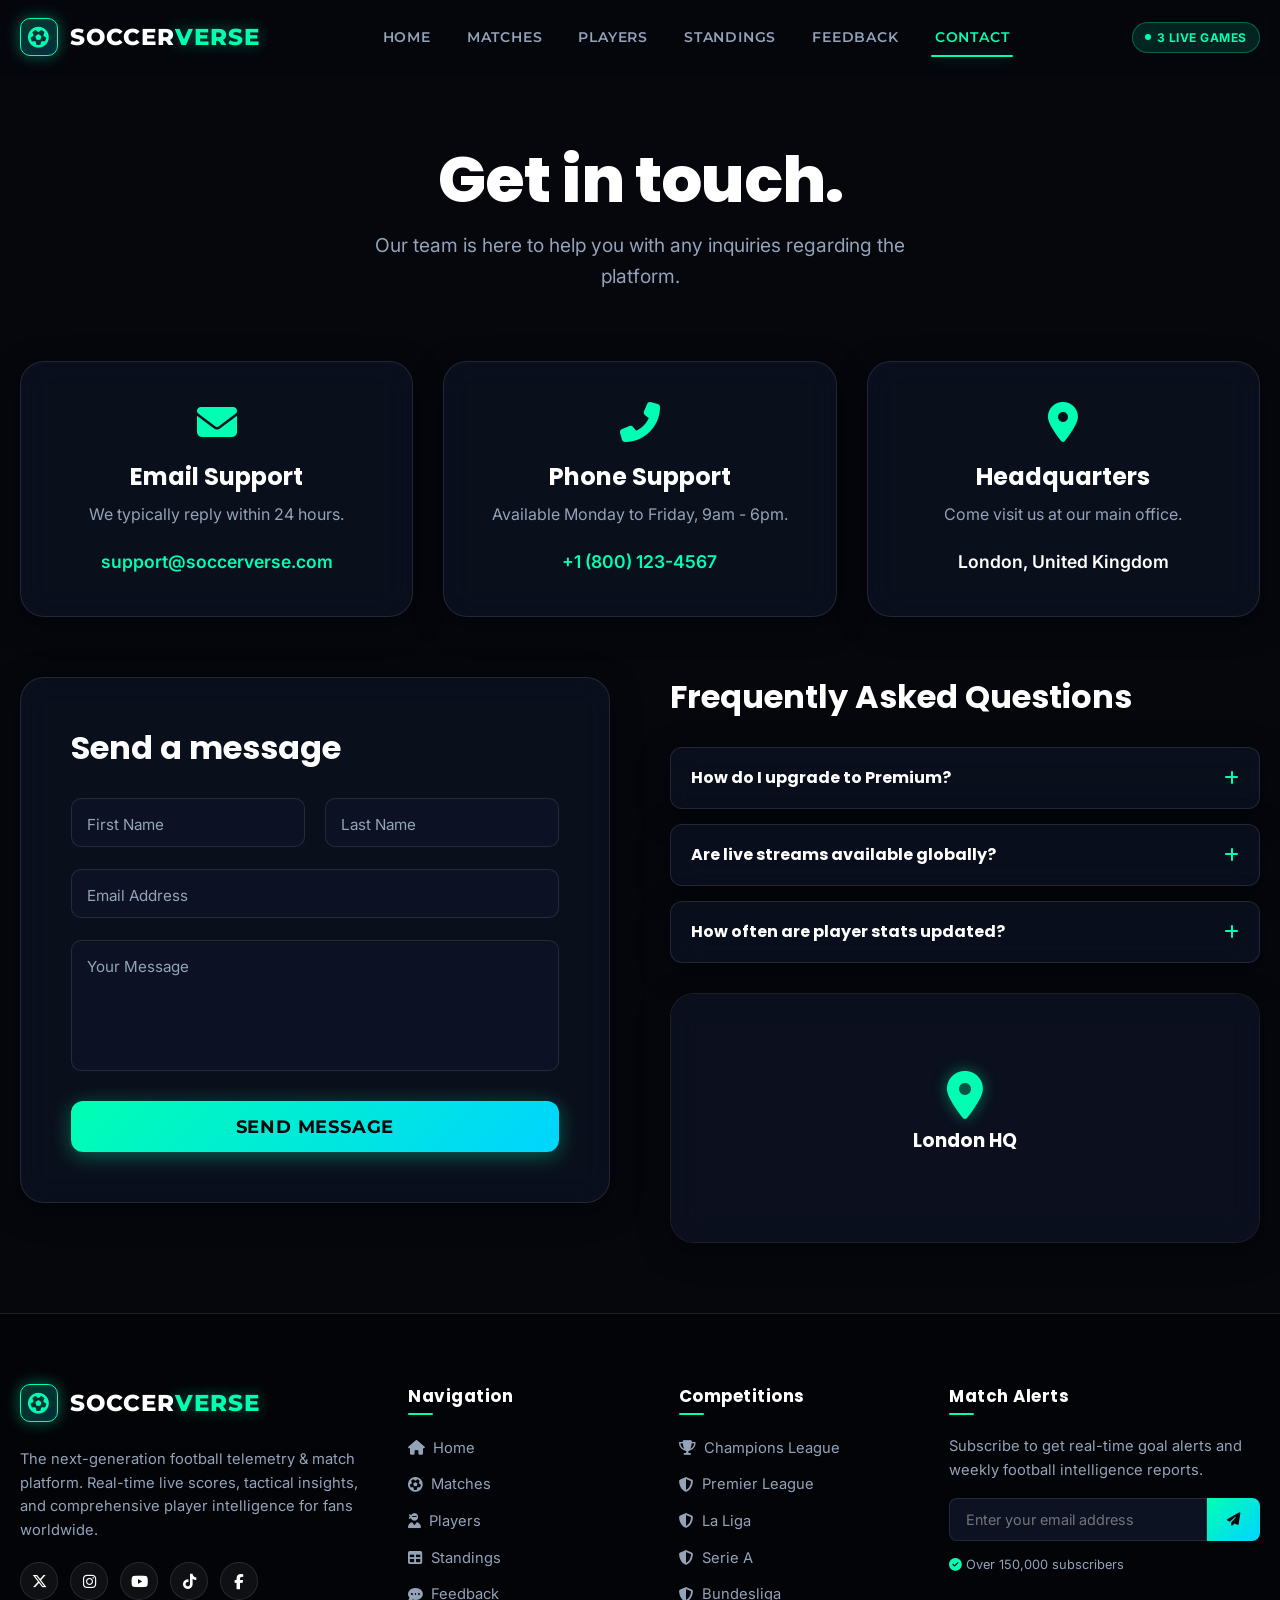
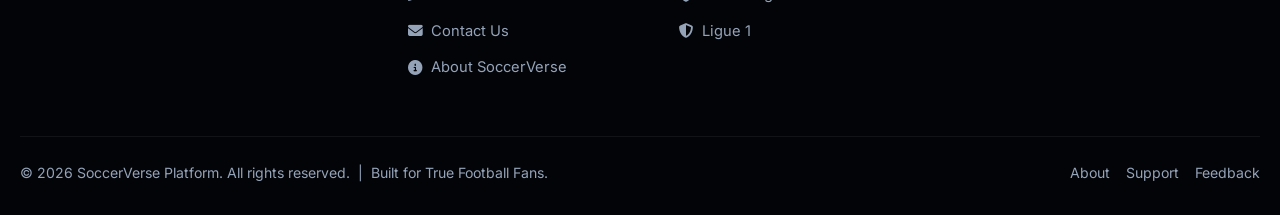
<file: contact.html>
<!DOCTYPE html>
<html lang="en">
<head>
    <meta charset="UTF-8">
    <meta name="viewport" content="width=device-width, initial-scale=1.0">
    <title>SoccerVerse - Contact Us</title>
    <link rel="stylesheet" href="https://cdnjs.cloudflare.com/ajax/libs/font-awesome/6.4.0/css/all.min.css">
    <link rel="stylesheet" href="style.css">
</head>
<body data-page="contact">

    <header id="site-header"></header>

    <div class="page-wrapper">
        <div class="page-header" style="background: var(--background); border-bottom:none; padding-bottom:0;">
            <div class="container">
                <h1 class="contact-title" style="font-size: 4rem; font-weight:800; letter-spacing:-1px;">Get in touch.</h1>
                <p style="font-size: 1.2rem; max-width:600px; margin:0 auto; color:var(--secondary-text);">Our team is here to help you with any inquiries regarding the platform.</p>
            </div>
        </div>

        <section class="section">
            <div class="container">
                <div class="contact-cards-grid" style="display:grid; grid-template-columns: repeat(auto-fit, minmax(280px, 1fr)); gap:30px; margin-bottom:60px;">
                    <!-- Contact Cards -->
                    <div class="glass contact-info-card" style="padding:40px 30px; border-radius:24px; text-align:center; transition:var(--transition);">
                        <i class="fas fa-envelope" style="font-size:2.5rem; color:var(--primary); margin-bottom:20px;"></i>
                        <h3 style="font-size:1.5rem; margin-bottom:10px;">Email Support</h3>
                        <p style="color:var(--secondary-text); margin-bottom:20px;">We typically reply within 24 hours.</p>
                        <a href="mailto:support@soccerverse.com" style="font-weight:600; color:var(--primary); font-size:1.1rem; word-break:break-word;">support@soccerverse.com</a>
                    </div>
                    <div class="glass contact-info-card" style="padding:40px 30px; border-radius:24px; text-align:center; transition:var(--transition);">
                        <i class="fas fa-phone-alt" style="font-size:2.5rem; color:var(--primary); margin-bottom:20px;"></i>
                        <h3 style="font-size:1.5rem; margin-bottom:10px;">Phone Support</h3>
                        <p style="color:var(--secondary-text); margin-bottom:20px;">Available Monday to Friday, 9am - 6pm.</p>
                        <a href="tel:+18001234567" style="font-weight:600; color:var(--primary); font-size:1.1rem;">+1 (800) 123-4567</a>
                    </div>
                    <div class="glass contact-info-card" style="padding:40px 30px; border-radius:24px; text-align:center; transition:var(--transition);">
                        <i class="fas fa-map-marker-alt" style="font-size:2.5rem; color:var(--primary); margin-bottom:20px;"></i>
                        <h3 style="font-size:1.5rem; margin-bottom:10px;">Headquarters</h3>
                        <p style="color:var(--secondary-text); margin-bottom:20px;">Come visit us at our main office.</p>
                        <span style="font-weight:600; color:var(--white); font-size:1.1rem;">London, United Kingdom</span>
                    </div>
                </div>

                <div class="contact-layout-grid" style="display:grid; grid-template-columns: 1fr 1fr; gap:60px; align-items:start;">
                    <!-- Contact Form -->
                    <div class="glass contact-form-card" style="padding:50px; border-radius:24px;">
                        <h2 style="font-size:2rem; margin-bottom:30px;">Send a message</h2>
                        <form id="contact-form">
                            <div class="form-row-2col" style="display:grid; grid-template-columns: 1fr 1fr; gap:20px;">
                                <div class="form-group">
                                    <input type="text" id="fname" class="form-control" placeholder=" " required>
                                    <label for="fname" class="floating">First Name</label>
                                </div>
                                <div class="form-group">
                                    <input type="text" id="lname" class="form-control" placeholder=" " required>
                                    <label for="lname" class="floating">Last Name</label>
                                </div>
                            </div>
                            <div class="form-group">
                                <input type="email" id="email" class="form-control" placeholder=" " required>
                                <label for="email" class="floating">Email Address</label>
                            </div>
                            <div class="form-group">
                                <textarea id="message" class="form-control" placeholder=" " rows="5" required style="resize:none; padding-top:20px;"></textarea>
                                <label for="message" class="floating">Your Message</label>
                            </div>
                            <button type="submit" class="btn btn-primary" style="width:100%; padding:15px; font-size:1.1rem; border-radius:12px;">Send Message</button>
                        </form>
                    </div>

                    <!-- FAQ -->
                    <div>
                        <h2 style="font-size:2rem; margin-bottom:30px;">Frequently Asked Questions</h2>
                        <div style="display:flex; flex-direction:column; gap:15px;">
                            <div class="glass" style="border-radius:12px; padding:20px;">
                                <h4 style="margin:0; cursor:pointer; display:flex; justify-content:space-between; align-items:center;">
                                    How do I upgrade to Premium?
                                    <i class="fas fa-plus" style="color:var(--primary);"></i>
                                </h4>
                                <p style="margin-top:15px; margin-bottom:0; display:none;">You can upgrade by visiting your profile settings and selecting the 'Subscription' tab. We offer monthly and yearly plans.</p>
                            </div>
                            <div class="glass" style="border-radius:12px; padding:20px;">
                                <h4 style="margin:0; cursor:pointer; display:flex; justify-content:space-between; align-items:center;">
                                    Are live streams available globally?
                                    <i class="fas fa-plus" style="color:var(--primary);"></i>
                                </h4>
                                <p style="margin-top:15px; margin-bottom:0; display:none;">Live streaming availability depends on your region's broadcasting rights. Please check the match details for your specific location.</p>
                            </div>
                            <div class="glass" style="border-radius:12px; padding:20px;">
                                <h4 style="margin:0; cursor:pointer; display:flex; justify-content:space-between; align-items:center;">
                                    How often are player stats updated?
                                    <i class="fas fa-plus" style="color:var(--primary);"></i>
                                </h4>
                                <p style="margin-top:15px; margin-bottom:0; display:none;">Our Ultimate Team style player stats are updated weekly based on real-world performances across all major leagues.</p>
                            </div>
                        </div>

                        <!-- Interactive Map Placeholder -->
                        <div class="glass" style="margin-top:30px; border-radius:24px; height:250px; display:flex; align-items:center; justify-content:center; background: url('https://images.unsplash.com/photo-1524661135-423995f22d0b?ixlib=rb-4.0.3&auto=format&fit=crop&w=1000&q=80') center/cover; position:relative; overflow:hidden;">
                            <div style="position:absolute; inset:0; background:rgba(15,23,42,0.6);"></div>
                            <div style="position:relative; z-index:1; text-align:center;">
                                <i class="fas fa-map-marker-alt" style="font-size:3rem; color:var(--primary); margin-bottom:10px; text-shadow:var(--neon-glow);"></i>
                                <h3>London HQ</h3>
                            </div>
                        </div>
                    </div>
                </div>
            </div>
        </section>
    </div>

    <footer id="site-footer"></footer>
    <script src="nav.js"></script>
    <script>
        document.addEventListener('DOMContentLoaded', () => {
            handleForm('contact-form', 'Message sent successfully! We will get back to you soon.');
            
            // Simple accordion toggle
            document.querySelectorAll('.glass h4').forEach(header => {
                header.addEventListener('click', () => {
                    const content = header.nextElementSibling;
                    const icon = header.querySelector('i');
                    if (content && content.tagName === 'P') {
                        const isVisible = content.style.display === 'block';
                        content.style.display = isVisible ? 'none' : 'block';
                        icon.className = isVisible ? 'fas fa-plus' : 'fas fa-minus';
                    }
                });
            });
        });
    </script>
</body>
</html>
</file>
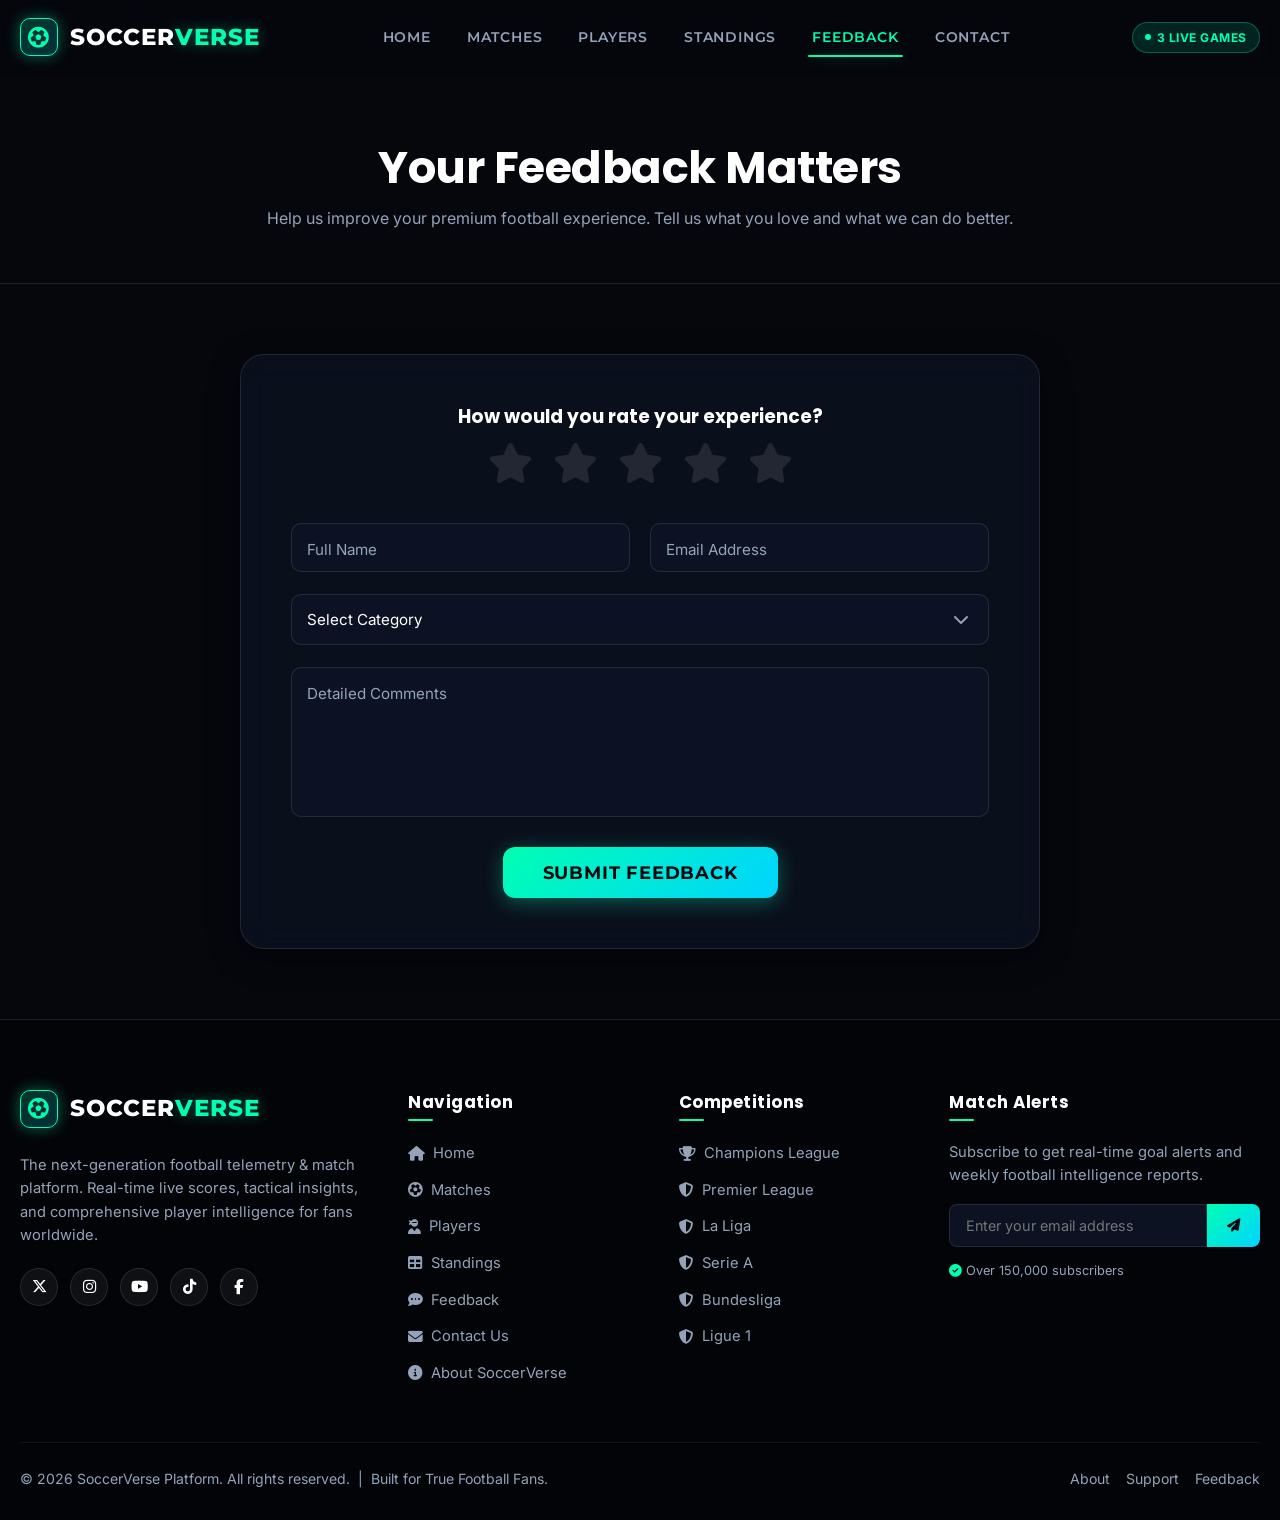
<file: feedback.html>
<!DOCTYPE html>
<html lang="en">
<head>
    <meta charset="UTF-8">
    <meta name="viewport" content="width=device-width, initial-scale=1.0">
    <title>SoccerVerse - User Feedback</title>
    <link rel="stylesheet" href="https://cdnjs.cloudflare.com/ajax/libs/font-awesome/6.4.0/css/all.min.css">
    <link rel="stylesheet" href="style.css">
</head>
<body data-page="feedback">

    <header id="site-header"></header>

    <div class="page-wrapper">
        <div class="page-header" style="background: url('https://images.unsplash.com/photo-1518091043644-c1d44570a2c9?ixlib=rb-4.0.3&auto=format&fit=crop&w=2000&q=80') center/cover; position:relative;">
            <div style="position:absolute; inset:0; background:linear-gradient(180deg, rgba(5,7,13,0.8) 0%, rgba(5,7,13,1) 100%);"></div>
            <div class="container" style="position:relative; z-index:1;">
                <h1>Your Feedback Matters</h1>
                <p>Help us improve your premium football experience. Tell us what you love and what we can do better.</p>
            </div>
        </div>

        <section class="section">
            <div class="container">
                <div class="glass feedback-card" style="max-width:800px; margin:0 auto; padding:50px; border-radius:24px;">
                    
                    <form id="feedback-form">
                        <div style="text-align:center; margin-bottom:40px;">
                            <h3 style="margin-bottom:15px;">How would you rate your experience?</h3>
                            <div class="star-rating-container" style="display:flex; justify-content:center; gap:20px; font-size:2.5rem; color:var(--glass-border); cursor:pointer;">
                                <i class="fas fa-star rating-star hover-star"></i>
                                <i class="fas fa-star rating-star hover-star"></i>
                                <i class="fas fa-star rating-star hover-star"></i>
                                <i class="fas fa-star rating-star hover-star"></i>
                                <i class="fas fa-star rating-star hover-star"></i>
                            </div>
                        </div>

                        <div class="form-row-2col" style="display:grid; grid-template-columns: 1fr 1fr; gap:20px;">
                            <div class="form-group">
                                <input type="text" id="name" class="form-control" placeholder=" " required>
                                <label for="name" class="floating">Full Name</label>
                            </div>
                            <div class="form-group">
                                <input type="email" id="email" class="form-control" placeholder=" " required>
                                <label for="email" class="floating">Email Address</label>
                            </div>
                        </div>

                        <div class="form-group" style="position:relative;">
                            <select class="form-control" required style="appearance:none; padding:15px;">
                                <option value="" disabled selected>Select Category</option>
                                <option value="bug">Report a Bug</option>
                                <option value="feature">Feature Request</option>
                                <option value="content">Content Accuracy</option>
                                <option value="general">General Feedback</option>
                            </select>
                            <i class="fas fa-chevron-down" style="position:absolute; right:20px; top:50%; transform:translateY(-50%); pointer-events:none; color:var(--secondary-text);"></i>
                        </div>

                        <div class="form-group">
                            <textarea id="comments" class="form-control" placeholder=" " rows="6" required style="resize:none; padding-top:20px;"></textarea>
                            <label for="comments" class="floating">Detailed Comments</label>
                        </div>

                        <div style="display:flex; justify-content:center;">
                            <button type="submit" class="btn btn-primary" style="padding:15px 40px; font-size:1.1rem; border-radius:12px;">Submit Feedback</button>
                        </div>
                    </form>

                </div>
            </div>
        </section>
    </div>

    <footer id="site-footer"></footer>
    <script src="nav.js"></script>
    <script>
        document.addEventListener('DOMContentLoaded', () => {
            handleForm('feedback-form', 'Thank you! Your feedback has been recorded.');

            const stars = document.querySelectorAll('.rating-star');
            let currentRating = 0;

            stars.forEach((star, index) => {
                star.addEventListener('mouseover', () => {
                    for(let i=0; i<=index; i++) {
                        stars[i].style.color = 'var(--accent-gold)';
                        stars[i].style.textShadow = '0 0 15px rgba(255,215,0,0.5)';
                    }
                    for(let i=index+1; i<stars.length; i++) {
                        if (i >= currentRating) {
                            stars[i].style.color = 'var(--glass-border)';
                            stars[i].style.textShadow = 'none';
                        }
                    }
                });

                star.addEventListener('mouseout', () => {
                    stars.forEach((s, i) => {
                        if (i < currentRating) {
                            s.style.color = 'var(--accent-gold)';
                            s.style.textShadow = '0 0 15px rgba(255,215,0,0.5)';
                        } else {
                            s.style.color = 'var(--glass-border)';
                            s.style.textShadow = 'none';
                        }
                    });
                });

                star.addEventListener('click', () => {
                    currentRating = index + 1;
                    stars.forEach((s, i) => {
                        if (i < currentRating) {
                            s.style.color = 'var(--accent-gold)';
                            s.style.textShadow = '0 0 15px rgba(255,215,0,0.5)';
                            // Adding animation
                            s.style.transform = 'scale(1.2)';
                            setTimeout(() => s.style.transform = 'scale(1)', 200);
                        } else {
                            s.style.color = 'var(--glass-border)';
                            s.style.textShadow = 'none';
                        }
                    });
                });
            });
        });
    </script>
</body>
</html>
</file>
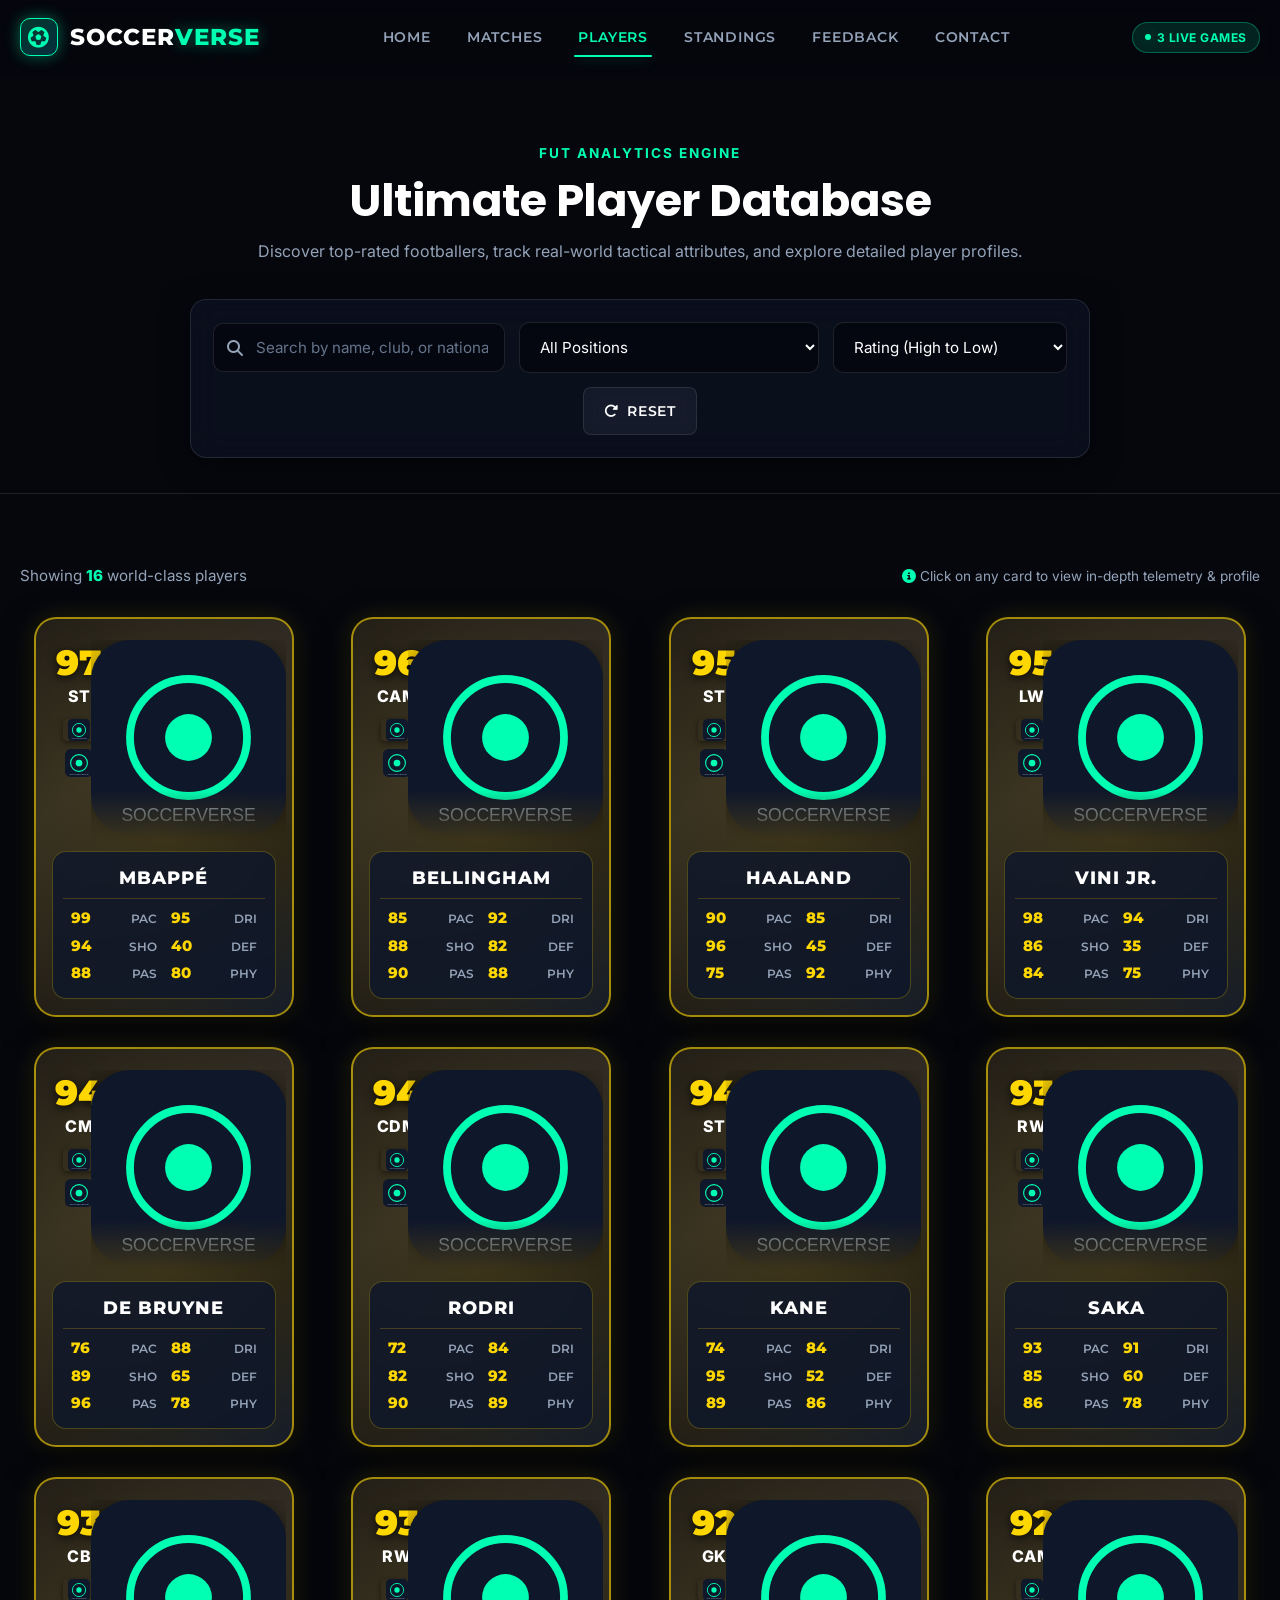
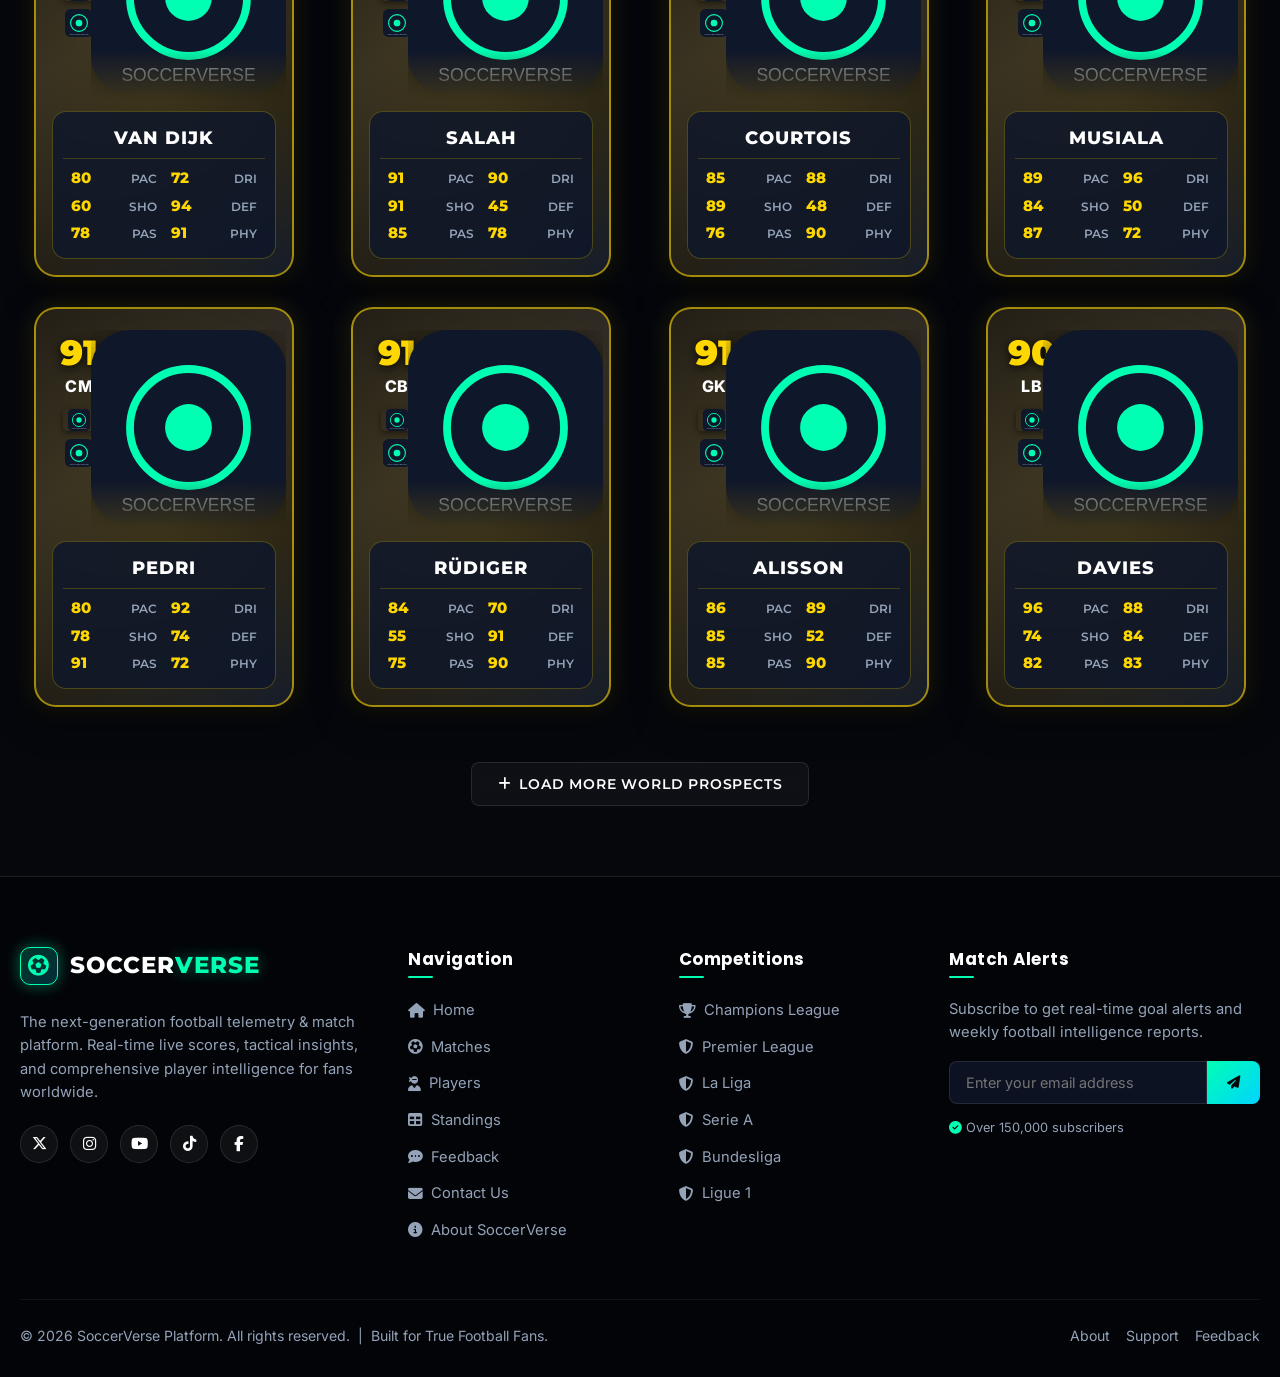
<file: players.html>
<!DOCTYPE html>
<html lang="en">

<head>
    <meta charset="UTF-8">
    <meta name="viewport" content="width=device-width, initial-scale=1.0">
    <meta name="description" content="SoccerVerse Player Database - Complete FUT Ultimate Team player cards, in-depth stats, pace, shooting, passing telemetry, and player profiles.">
    <title>SoccerVerse - Ultimate Player Database & FUT Analytics</title>
    <link rel="stylesheet" href="https://cdnjs.cloudflare.com/ajax/libs/font-awesome/6.4.0/css/all.min.css">
    <link rel="stylesheet" href="style.css">
</head>

<body data-page="players">

    <header id="site-header"></header>

    <div class="page-wrapper">
        <!-- Header Banner with Filter Controls -->
        <div class="page-header" style="background: url('https://images.unsplash.com/photo-1517466787929-bc90951d0974?ixlib=rb-4.0.3&auto=format&fit=crop&w=2000&q=80') center/cover; position:relative;">
            <div style="position:absolute; inset:0; background:linear-gradient(180deg, rgba(5,7,13,0.75) 0%, rgba(5,7,13,0.98) 100%);"></div>
            <div class="container" style="position:relative; z-index:1;">
                <span class="section-subtitle">FUT Analytics Engine</span>
                <h1>Ultimate Player Database</h1>
                <p>Discover top-rated footballers, track real-world tactical attributes, and explore detailed player profiles.</p>
                
                <div class="glass players-filter-bar" style="max-width:900px; margin: 35px auto 0; padding:22px; border-radius:16px; display:flex; gap:14px; flex-wrap:wrap; justify-content:center; align-items:center;">
                    <!-- Search Input -->
                    <div style="flex:1; min-width:220px; position:relative;">
                        <i class="fas fa-search" style="position:absolute; left:14px; top:50%; transform:translateY(-50%); color:var(--secondary-text);"></i>
                        <input type="text" id="player-search-input" class="form-control" placeholder="Search by name, club, or nationality..." style="margin-bottom:0; padding-left:42px; background:rgba(5,7,13,0.7);">
                    </div>

                    <!-- Position Selector -->
                    <select id="position-filter" class="form-control" style="width:auto; min-width:160px; margin-bottom:0; background:rgba(5,7,13,0.7); cursor:pointer;">
                        <option value="all">All Positions</option>
                        <option value="FW">Forward (FW / ST / LW / RW)</option>
                        <option value="MF">Midfielder (MF / CAM / CM / CDM)</option>
                        <option value="DF">Defender (DF / CB / LB / RB)</option>
                        <option value="GK">Goalkeeper (GK)</option>
                    </select>

                    <!-- Sorting Selector -->
                    <select id="sort-filter" class="form-control" style="width:auto; min-width:160px; margin-bottom:0; background:rgba(5,7,13,0.7); cursor:pointer;">
                        <option value="rating-desc">Rating (High to Low)</option>
                        <option value="pac-desc">Pace (Fastest)</option>
                        <option value="sho-desc">Shooting (Best Finishers)</option>
                        <option value="pas-desc">Passing (Playmakers)</option>
                        <option value="dri-desc">Dribbling (Skillers)</option>
                        <option value="def-desc">Defending (Tacklers)</option>
                        <option value="phy-desc">Physical (Strongest)</option>
                    </select>

                    <button class="btn btn-outline" id="clear-filters-btn" style="padding:14px 20px;" title="Reset filters">
                        <i class="fas fa-redo-alt"></i> Reset
                    </button>
                </div>
            </div>
        </div>

        <section class="section">
            <div class="container">
                <!-- Live Count Summary -->
                <div style="display:flex; justify-content:space-between; align-items:center; margin-bottom:28px; flex-wrap:wrap; gap:12px;">
                    <div style="font-size:0.95rem; color:var(--secondary-text);">
                        Showing <span id="visible-player-count" style="color:var(--primary); font-weight:800;">16</span> world-class players
                    </div>
                    <div style="font-size:0.85rem; color:var(--secondary-text);">
                        <i class="fas fa-info-circle" style="color:var(--primary);"></i> Click on any card to view in-depth telemetry & profile
                    </div>
                </div>

                <!-- Players Grid -->
                <div class="players-grid" id="players-container">
                    <!-- Javascript will render player cards dynamically -->
                </div>

                <!-- Empty State -->
                <div id="no-players-found" class="glass" style="display:none; text-align:center; padding:70px 20px; border-radius:20px; margin:40px auto; max-width:550px;">
                    <i class="fas fa-user-slash" style="font-size:3.5rem; color:var(--secondary-text); opacity:0.4; margin-bottom:20px;"></i>
                    <h3 style="margin-bottom:10px;">No players found matching your search</h3>
                    <p style="color:var(--secondary-text); margin-bottom:24px;">Try searching for a different name, adjusting the position filter, or resetting your query.</p>
                    <button class="btn btn-primary btn-sm" id="empty-reset-btn">Reset All Filters</button>
                </div>

                <!-- Load More Prospects Button -->
                <div style="text-align:center; margin-top:55px;" id="load-more-wrap">
                    <button class="btn btn-outline" id="load-more-players-btn">
                        <i class="fas fa-plus"></i> Load More World Prospects
                    </button>
                </div>
            </div>
        </section>
    </div>

    <!-- ── Interactive Player Profile Modal ── -->
    <div class="sv-modal-overlay" id="player-profile-modal">
        <div class="sv-modal" style="max-width:780px;">
            <button class="sv-modal-close" id="close-player-modal" aria-label="Close profile">&times;</button>
            <div id="player-modal-body">
                <!-- Dynamically injected -->
            </div>
        </div>
    </div>

    <footer id="site-footer"></footer>
    <script src="nav.js"></script>

    <!-- Players Database Logic Script -->
    <script>
        const initialPlayersData = [
            {
                id: 'mbappe',
                name: 'Kylian Mbappé',
                displayName: 'MBAPPÉ',
                rating: 97,
                position: 'ST',
                category: 'FW',
                nationName: 'France',
                nationFlag: 'https://upload.wikimedia.org/wikipedia/en/thumb/c/c3/Flag_of_France.svg/1200px-Flag_of_France.svg.png',
                clubName: 'Real Madrid',
                clubLogo: 'https://upload.wikimedia.org/wikipedia/en/thumb/5/56/Real_Madrid_CF.svg/1200px-Real_Madrid_CF.svg.png',
                image: 'https://upload.wikimedia.org/wikipedia/commons/thumb/5/57/Kylian_Mbapp%C3%A9_2018.jpg/800px-Kylian_Mbapp%C3%A9_2018.jpg',
                stats: { pac: 99, dri: 95, sho: 94, def: 40, pas: 88, phy: 80 },
                age: 26, height: '1.78 m', foot: 'Right', marketValue: '€180M', goalsSeason: 34, assistsSeason: 12
            },
            {
                id: 'haaland',
                name: 'Erling Haaland',
                displayName: 'HAALAND',
                rating: 95,
                position: 'ST',
                category: 'FW',
                nationName: 'Norway',
                nationFlag: 'https://upload.wikimedia.org/wikipedia/commons/thumb/d/d9/Flag_of_Norway.svg/1200px-Flag_of_Norway.svg.png',
                clubName: 'Manchester City',
                clubLogo: 'https://upload.wikimedia.org/wikipedia/en/thumb/e/eb/Manchester_City_FC_badge.svg/1200px-Manchester_City_FC_badge.svg.png',
                image: 'https://upload.wikimedia.org/wikipedia/commons/thumb/0/07/Erling_Haaland_2023_%28cropped%29.jpg/800px-Erling_Haaland_2023_%28cropped%29.jpg',
                stats: { pac: 90, dri: 85, sho: 96, def: 45, pas: 75, phy: 92 },
                age: 24, height: '1.94 m', foot: 'Left', marketValue: '€180M', goalsSeason: 36, assistsSeason: 6
            },
            {
                id: 'bellingham',
                name: 'Jude Bellingham',
                displayName: 'BELLINGHAM',
                rating: 96,
                position: 'CAM',
                category: 'MF',
                nationName: 'England',
                nationFlag: 'https://upload.wikimedia.org/wikipedia/en/thumb/a/ae/Flag_of_the_United_Kingdom.svg/1200px-Flag_of_the_United_Kingdom.svg.png',
                clubName: 'Real Madrid',
                clubLogo: 'https://upload.wikimedia.org/wikipedia/en/thumb/5/56/Real_Madrid_CF.svg/1200px-Real_Madrid_CF.svg.png',
                image: 'https://upload.wikimedia.org/wikipedia/commons/thumb/c/c5/Jude_Bellingham_2024.jpg/800px-Jude_Bellingham_2024.jpg',
                stats: { pac: 85, dri: 92, sho: 88, def: 82, pas: 90, phy: 88 },
                age: 21, height: '1.86 m', foot: 'Right', marketValue: '€180M', goalsSeason: 23, assistsSeason: 14
            },
            {
                id: 'vinicius',
                name: 'Vinícius Júnior',
                displayName: 'VINI JR.',
                rating: 95,
                position: 'LW',
                category: 'FW',
                nationName: 'Brazil',
                nationFlag: 'https://upload.wikimedia.org/wikipedia/en/thumb/0/05/Flag_of_Brazil.svg/1200px-Flag_of_Brazil.svg.png',
                clubName: 'Real Madrid',
                clubLogo: 'https://upload.wikimedia.org/wikipedia/en/thumb/5/56/Real_Madrid_CF.svg/1200px-Real_Madrid_CF.svg.png',
                image: 'https://upload.wikimedia.org/wikipedia/commons/thumb/f/f3/Vinicius_Junior_2021.jpg/800px-Vinicius_Junior_2021.jpg',
                stats: { pac: 98, dri: 94, sho: 86, def: 35, pas: 84, phy: 75 },
                age: 24, height: '1.76 m', foot: 'Right', marketValue: '€180M', goalsSeason: 24, assistsSeason: 16
            },
            {
                id: 'debruyne',
                name: 'Kevin De Bruyne',
                displayName: 'DE BRUYNE',
                rating: 94,
                position: 'CM',
                category: 'MF',
                nationName: 'Belgium',
                nationFlag: 'https://upload.wikimedia.org/wikipedia/commons/thumb/6/65/Flag_of_Belgium.svg/1200px-Flag_of_Belgium.svg.png',
                clubName: 'Manchester City',
                clubLogo: 'https://upload.wikimedia.org/wikipedia/en/thumb/e/eb/Manchester_City_FC_badge.svg/1200px-Manchester_City_FC_badge.svg.png',
                image: 'https://upload.wikimedia.org/wikipedia/commons/thumb/4/40/Kevin_De_Bruyne_201807091.jpg/800px-Kevin_De_Bruyne_201807091.jpg',
                stats: { pac: 76, dri: 88, sho: 89, def: 65, pas: 96, phy: 78 },
                age: 33, height: '1.81 m', foot: 'Right', marketValue: '€50M', goalsSeason: 10, assistsSeason: 22
            },
            {
                id: 'saka',
                name: 'Bukayo Saka',
                displayName: 'SAKA',
                rating: 93,
                position: 'RW',
                category: 'FW',
                nationName: 'England',
                nationFlag: 'https://upload.wikimedia.org/wikipedia/en/thumb/a/ae/Flag_of_the_United_Kingdom.svg/1200px-Flag_of_the_United_Kingdom.svg.png',
                clubName: 'Arsenal',
                clubLogo: 'https://upload.wikimedia.org/wikipedia/en/thumb/5/53/Arsenal_FC.svg/1200px-Arsenal_FC.svg.png',
                image: 'https://upload.wikimedia.org/wikipedia/commons/thumb/8/87/Bukayo_Saka_2024.jpg/800px-Bukayo_Saka_2024.jpg',
                stats: { pac: 93, dri: 91, sho: 85, def: 60, pas: 86, phy: 78 },
                age: 23, height: '1.78 m', foot: 'Left', marketValue: '€140M', goalsSeason: 19, assistsSeason: 15
            },
            {
                id: 'rodri',
                name: 'Rodrigo Hernández (Rodri)',
                displayName: 'RODRI',
                rating: 94,
                position: 'CDM',
                category: 'MF',
                nationName: 'Spain',
                nationFlag: 'https://upload.wikimedia.org/wikipedia/en/thumb/9/9a/Flag_of_Spain.svg/1200px-Flag_of_Spain.svg.png',
                clubName: 'Manchester City',
                clubLogo: 'https://upload.wikimedia.org/wikipedia/en/thumb/e/eb/Manchester_City_FC_badge.svg/1200px-Manchester_City_FC_badge.svg.png',
                image: 'https://upload.wikimedia.org/wikipedia/commons/thumb/d/df/Rodri_2024.jpg/800px-Rodri_2024.jpg',
                stats: { pac: 72, dri: 84, sho: 82, def: 92, pas: 90, phy: 89 },
                age: 28, height: '1.91 m', foot: 'Right', marketValue: '€130M', goalsSeason: 9, assistsSeason: 14
            },
            {
                id: 'vandijk',
                name: 'Virgil van Dijk',
                displayName: 'VAN DIJK',
                rating: 93,
                position: 'CB',
                category: 'DF',
                nationName: 'Netherlands',
                nationFlag: 'https://upload.wikimedia.org/wikipedia/commons/thumb/2/20/Flag_of_the_Netherlands.svg/1200px-Flag_of_the_Netherlands.svg.png',
                clubName: 'Liverpool',
                clubLogo: 'https://upload.wikimedia.org/wikipedia/en/thumb/0/0c/Liverpool_FC.svg/1200px-Liverpool_FC.svg.png',
                image: 'https://upload.wikimedia.org/wikipedia/commons/thumb/f/f2/Virgil_van_Dijk_2023.jpg/800px-Virgil_van_Dijk_2023.jpg',
                stats: { pac: 80, dri: 72, sho: 60, def: 94, pas: 78, phy: 91 },
                age: 33, height: '1.95 m', foot: 'Right', marketValue: '€35M', goalsSeason: 4, assistsSeason: 2
            },
            {
                id: 'courtois',
                name: 'Thibaut Courtois',
                displayName: 'COURTOIS',
                rating: 92,
                position: 'GK',
                category: 'GK',
                nationName: 'Belgium',
                nationFlag: 'https://upload.wikimedia.org/wikipedia/commons/thumb/6/65/Flag_of_Belgium.svg/1200px-Flag_of_Belgium.svg.png',
                clubName: 'Real Madrid',
                clubLogo: 'https://upload.wikimedia.org/wikipedia/en/thumb/5/56/Real_Madrid_CF.svg/1200px-Real_Madrid_CF.svg.png',
                image: 'https://upload.wikimedia.org/wikipedia/commons/thumb/c/c4/Courtois_2018.jpg/800px-Courtois_2018.jpg',
                stats: { pac: 85, dri: 88, sho: 89, def: 48, pas: 76, phy: 90 },
                age: 32, height: '2.00 m', foot: 'Left', marketValue: '€30M', goalsSeason: 0, assistsSeason: 1
            },
            {
                id: 'musiala',
                name: 'Jamal Musiala',
                displayName: 'MUSIALA',
                rating: 92,
                position: 'CAM',
                category: 'MF',
                nationName: 'Germany',
                nationFlag: 'https://upload.wikimedia.org/wikipedia/en/thumb/b/ba/Flag_of_Germany.svg/1200px-Flag_of_Germany.svg.png',
                clubName: 'Bayern Munich',
                clubLogo: 'https://upload.wikimedia.org/wikipedia/en/thumb/1/1b/FC_Bayern_M%C3%BCnchen_logo_%282017%29.svg/1200px-FC_Bayern_M%C3%BCnchen_logo_%282017%29.svg.png',
                image: 'https://upload.wikimedia.org/wikipedia/commons/thumb/0/03/Jamal_Musiala_2023.jpg/800px-Jamal_Musiala_2023.jpg',
                stats: { pac: 89, dri: 96, sho: 84, def: 50, pas: 87, phy: 72 },
                age: 22, height: '1.84 m', foot: 'Right', marketValue: '€130M', goalsSeason: 16, assistsSeason: 11
            },
            {
                id: 'kane',
                name: 'Harry Kane',
                displayName: 'KANE',
                rating: 94,
                position: 'ST',
                category: 'FW',
                nationName: 'England',
                nationFlag: 'https://upload.wikimedia.org/wikipedia/en/thumb/a/ae/Flag_of_the_United_Kingdom.svg/1200px-Flag_of_the_United_Kingdom.svg.png',
                clubName: 'Bayern Munich',
                clubLogo: 'https://upload.wikimedia.org/wikipedia/en/thumb/1/1b/FC_Bayern_M%C3%BCnchen_logo_%282017%29.svg/1200px-FC_Bayern_M%C3%BCnchen_logo_%282017%29.svg.png',
                image: 'https://upload.wikimedia.org/wikipedia/commons/thumb/2/22/Harry_Kane_2018.jpg/800px-Harry_Kane_2018.jpg',
                stats: { pac: 74, dri: 84, sho: 95, def: 52, pas: 89, phy: 86 },
                age: 31, height: '1.88 m', foot: 'Right', marketValue: '€100M', goalsSeason: 38, assistsSeason: 12
            },
            {
                id: 'salah',
                name: 'Mohamed Salah',
                displayName: 'SALAH',
                rating: 93,
                position: 'RW',
                category: 'FW',
                nationName: 'Egypt',
                nationFlag: 'https://upload.wikimedia.org/wikipedia/commons/thumb/f/fe/Flag_of_Egypt.svg/1200px-Flag_of_Egypt.svg.png',
                clubName: 'Liverpool',
                clubLogo: 'https://upload.wikimedia.org/wikipedia/en/thumb/0/0c/Liverpool_FC.svg/1200px-Liverpool_FC.svg.png',
                image: 'https://upload.wikimedia.org/wikipedia/commons/thumb/c/c1/Mohamed_Salah_2018.jpg/800px-Mohamed_Salah_2018.jpg',
                stats: { pac: 91, dri: 90, sho: 91, def: 45, pas: 85, phy: 78 },
                age: 32, height: '1.75 m', foot: 'Left', marketValue: '€55M', goalsSeason: 25, assistsSeason: 14
            },
            {
                id: 'pedri',
                name: 'Pedro González (Pedri)',
                displayName: 'PEDRI',
                rating: 91,
                position: 'CM',
                category: 'MF',
                nationName: 'Spain',
                nationFlag: 'https://upload.wikimedia.org/wikipedia/en/thumb/9/9a/Flag_of_Spain.svg/1200px-Flag_of_Spain.svg.png',
                clubName: 'Barcelona',
                clubLogo: 'https://upload.wikimedia.org/wikipedia/en/thumb/4/47/FC_Barcelona_%28crest%29.svg/1200px-FC_Barcelona_%28crest%29.svg.png',
                image: 'https://upload.wikimedia.org/wikipedia/commons/thumb/6/6b/Pedri_2021.jpg/800px-Pedri_2021.jpg',
                stats: { pac: 80, dri: 92, sho: 78, def: 74, pas: 91, phy: 72 },
                age: 22, height: '1.74 m', foot: 'Right', marketValue: '€100M', goalsSeason: 8, assistsSeason: 12
            },
            {
                id: 'rudiger',
                name: 'Antonio Rüdiger',
                displayName: 'RÜDIGER',
                rating: 91,
                position: 'CB',
                category: 'DF',
                nationName: 'Germany',
                nationFlag: 'https://upload.wikimedia.org/wikipedia/en/thumb/b/ba/Flag_of_Germany.svg/1200px-Flag_of_Germany.svg.png',
                clubName: 'Real Madrid',
                clubLogo: 'https://upload.wikimedia.org/wikipedia/en/thumb/5/56/Real_Madrid_CF.svg/1200px-Real_Madrid_CF.svg.png',
                image: 'https://upload.wikimedia.org/wikipedia/commons/thumb/e/e6/Antonio_R%C3%BCdiger_2018.jpg/800px-Antonio_R%C3%BCdiger_2018.jpg',
                stats: { pac: 84, dri: 70, sho: 55, def: 91, pas: 75, phy: 90 },
                age: 31, height: '1.90 m', foot: 'Right', marketValue: '€25M', goalsSeason: 3, assistsSeason: 1
            },
            {
                id: 'davies',
                name: 'Alphonso Davies',
                displayName: 'DAVIES',
                rating: 90,
                position: 'LB',
                category: 'DF',
                nationName: 'Canada',
                nationFlag: 'https://upload.wikimedia.org/wikipedia/en/thumb/c/cf/Flag_of_Canada.svg/1200px-Flag_of_Canada.svg.png',
                clubName: 'Bayern Munich',
                clubLogo: 'https://upload.wikimedia.org/wikipedia/en/thumb/1/1b/FC_Bayern_M%C3%BCnchen_logo_%282017%29.svg/1200px-FC_Bayern_M%C3%BCnchen_logo_%282017%29.svg.png',
                image: 'https://upload.wikimedia.org/wikipedia/commons/thumb/a/a9/Alphonso_Davies_2022.jpg/800px-Alphonso_Davies_2022.jpg',
                stats: { pac: 96, dri: 88, sho: 74, def: 84, pas: 82, phy: 83 },
                age: 24, height: '1.83 m', foot: 'Left', marketValue: '€50M', goalsSeason: 4, assistsSeason: 8
            },
            {
                id: 'alisson',
                name: 'Alisson Becker',
                displayName: 'ALISSON',
                rating: 91,
                position: 'GK',
                category: 'GK',
                nationName: 'Brazil',
                nationFlag: 'https://upload.wikimedia.org/wikipedia/en/thumb/0/05/Flag_of_Brazil.svg/1200px-Flag_of_Brazil.svg.png',
                clubName: 'Liverpool',
                clubLogo: 'https://upload.wikimedia.org/wikipedia/en/thumb/0/0c/Liverpool_FC.svg/1200px-Liverpool_FC.svg.png',
                image: 'https://upload.wikimedia.org/wikipedia/commons/thumb/4/4e/Alisson_Becker_2018.jpg/800px-Alisson_Becker_2018.jpg',
                stats: { pac: 86, dri: 89, sho: 85, def: 52, pas: 85, phy: 90 },
                age: 32, height: '1.93 m', foot: 'Right', marketValue: '€28M', goalsSeason: 0, assistsSeason: 2
            }
        ];

        const additionalProspects = [
            {
                id: 'yamal',
                name: 'Lamine Yamal',
                displayName: 'YAMAL',
                rating: 92,
                position: 'RW',
                category: 'FW',
                nationName: 'Spain',
                nationFlag: 'https://upload.wikimedia.org/wikipedia/en/thumb/9/9a/Flag_of_Spain.svg/1200px-Flag_of_Spain.svg.png',
                clubName: 'Barcelona',
                clubLogo: 'https://upload.wikimedia.org/wikipedia/en/thumb/4/47/FC_Barcelona_%28crest%29.svg/1200px-FC_Barcelona_%28crest%29.svg.png',
                image: 'https://upload.wikimedia.org/wikipedia/commons/thumb/b/b2/Lamine_Yamal_2024.jpg/800px-Lamine_Yamal_2024.jpg',
                stats: { pac: 94, dri: 95, sho: 84, def: 42, pas: 90, phy: 70 },
                age: 18, height: '1.80 m', foot: 'Left', marketValue: '€150M', goalsSeason: 14, assistsSeason: 18
            },
            {
                id: 'wirtz',
                name: 'Florian Wirtz',
                displayName: 'WIRTZ',
                rating: 93,
                position: 'CAM',
                category: 'MF',
                nationName: 'Germany',
                nationFlag: 'https://upload.wikimedia.org/wikipedia/en/thumb/b/ba/Flag_of_Germany.svg/1200px-Flag_of_Germany.svg.png',
                clubName: 'Bayer Leverkusen',
                clubLogo: 'https://upload.wikimedia.org/wikipedia/en/thumb/5/59/Bayer_04_Leverkusen_logo.svg/1200px-Bayer_04_Leverkusen_logo.svg.png',
                image: 'https://upload.wikimedia.org/wikipedia/commons/thumb/a/a2/Florian_Wirtz_2024.jpg/800px-Florian_Wirtz_2024.jpg',
                stats: { pac: 87, dri: 94, sho: 86, def: 55, pas: 92, phy: 75 },
                age: 22, height: '1.77 m', foot: 'Right', marketValue: '€130M', goalsSeason: 18, assistsSeason: 20
            }
        ];

        let currentPlayers = [...initialPlayersData];

        document.addEventListener('DOMContentLoaded', () => {
            const container = document.getElementById('players-container');
            const searchInput = document.getElementById('player-search-input');
            const posFilter = document.getElementById('position-filter');
            const sortFilter = document.getElementById('sort-filter');
            const clearBtn = document.getElementById('clear-filters-btn');
            const emptyState = document.getElementById('no-players-found');
            const emptyResetBtn = document.getElementById('empty-reset-btn');
            const countDisplay = document.getElementById('visible-player-count');
            const loadMoreBtn = document.getElementById('load-more-players-btn');
            const loadMoreWrap = document.getElementById('load-more-wrap');

            // Render function
            function renderPlayers() {
                const query = searchInput.value.trim().toLowerCase();
                const selectedPos = posFilter.value;
                const selectedSort = sortFilter.value;

                // Filter
                let filtered = currentPlayers.filter(p => {
                    const matchesSearch = !query || 
                        p.name.toLowerCase().includes(query) || 
                        p.clubName.toLowerCase().includes(query) || 
                        p.nationName.toLowerCase().includes(query) || 
                        p.position.toLowerCase().includes(query);
                    
                    const matchesPos = (selectedPos === 'all') || (p.category === selectedPos);

                    return matchesSearch && matchesPos;
                });

                // Sort
                filtered.sort((a, b) => {
                    switch (selectedSort) {
                        case 'rating-desc': return b.rating - a.rating;
                        case 'pac-desc': return b.stats.pac - a.stats.pac;
                        case 'sho-desc': return b.stats.sho - a.stats.sho;
                        case 'pas-desc': return b.stats.pas - a.stats.pas;
                        case 'dri-desc': return b.stats.dri - a.stats.dri;
                        case 'def-desc': return b.stats.def - a.stats.def;
                        case 'phy-desc': return b.stats.phy - a.stats.phy;
                        default: return b.rating - a.rating;
                    }
                });

                // Display count
                countDisplay.textContent = filtered.length;

                // Render HTML
                if (filtered.length === 0) {
                    container.innerHTML = '';
                    emptyState.style.display = 'block';
                } else {
                    emptyState.style.display = 'none';
                    container.innerHTML = filtered.map(p => `
                        <div class="fut-card" onclick="openPlayerModal('${p.id}')">
                            <div class="fut-header">
                                <div class="fut-meta">
                                    <div class="fut-rating">${p.rating}</div>
                                    <div class="fut-pos">${p.position}</div>
                                    <img src="${p.nationFlag}" class="fut-badge-icon" alt="${p.nationName}">
                                    <img src="${p.clubLogo}" class="fut-club-icon" alt="${p.clubName}">
                                </div>
                                <div class="fut-img-container">
                                    <img src="${p.image}" class="fut-img" alt="${p.name}">
                                </div>
                            </div>
                            <div class="fut-body">
                                <div class="fut-name">${p.displayName}</div>
                                <div class="fut-stats">
                                    <div class="fut-stat"><span class="stat-val">${p.stats.pac}</span> <span class="stat-lbl">PAC</span></div>
                                    <div class="fut-stat"><span class="stat-val">${p.stats.dri}</span> <span class="stat-lbl">DRI</span></div>
                                    <div class="fut-stat"><span class="stat-val">${p.stats.sho}</span> <span class="stat-lbl">SHO</span></div>
                                    <div class="fut-stat"><span class="stat-val">${p.stats.def}</span> <span class="stat-lbl">DEF</span></div>
                                    <div class="fut-stat"><span class="stat-val">${p.stats.pas}</span> <span class="stat-lbl">PAS</span></div>
                                    <div class="fut-stat"><span class="stat-val">${p.stats.phy}</span> <span class="stat-lbl">PHY</span></div>
                                </div>
                            </div>
                        </div>
                    `).join('');
                }
            }

            // Events
            searchInput.addEventListener('input', renderPlayers);
            posFilter.addEventListener('change', renderPlayers);
            sortFilter.addEventListener('change', renderPlayers);

            function resetFilters() {
                searchInput.value = '';
                posFilter.value = 'all';
                sortFilter.value = 'rating-desc';
                renderPlayers();
                showToast('Filters reset to default ⚽');
            }

            clearBtn.addEventListener('click', resetFilters);
            emptyResetBtn.addEventListener('click', resetFilters);

            // Load more
            loadMoreBtn.addEventListener('click', () => {
                currentPlayers.push(...additionalProspects);
                loadMoreWrap.style.display = 'none';
                renderPlayers();
                showToast('Loaded 2 additional elite prospects! 🌟');
            });

            // Initial render
            renderPlayers();
        });

        // ── Player Modal Opener ──
        function openPlayerModal(playerId) {
            const all = [...initialPlayersData, ...additionalProspects];
            const p = all.find(item => item.id === playerId);
            if (!p) return;

            const modalBody = document.getElementById('player-modal-body');
            modalBody.innerHTML = `
                <div style="display:flex; gap:30px; align-items:center; border-bottom:1px solid var(--glass-border); padding-bottom:25px; margin-bottom:25px; flex-wrap:wrap;">
                    <div style="width:110px; height:110px; border-radius:50%; overflow:hidden; border:3px solid var(--accent-gold); box-shadow:0 0 25px rgba(255,215,0,0.3); background:#000;">
                        <img src="${p.image}" alt="${p.name}" style="width:100%; height:100%; object-fit:cover; object-position:top;">
                    </div>
                    <div>
                        <div style="display:flex; align-items:center; gap:10px; margin-bottom:4px;">
                            <h2 style="margin:0; font-size:1.8rem;">${p.name}</h2>
                            <span class="header-badge" style="background:rgba(255,215,0,0.15); border-color:#FFD700; color:#FFD700;">${p.rating} OVR</span>
                        </div>
                        <div style="display:flex; align-items:center; gap:12px; color:var(--secondary-text); font-size:0.95rem;">
                            <img src="${p.clubLogo}" width="20" height="20" style="object-fit:contain;" alt="${p.clubName}">
                            <span>${p.clubName}</span> &bull; 
                            <img src="${p.nationFlag}" width="20" height="14" style="object-fit:cover;" alt="${p.nationName}">
                            <span>${p.nationName}</span> &bull; 
                            <span style="color:var(--primary); font-weight:700;">${p.position}</span>
                        </div>
                    </div>
                </div>

                <!-- Biography & Key Facts -->
                <div style="display:grid; grid-template-columns:repeat(auto-fit, minmax(130px, 1fr)); gap:12px; margin-bottom:25px;">
                    <div class="glass" style="padding:12px; border-radius:10px; text-align:center;">
                        <div style="font-size:0.75rem; color:var(--secondary-text); text-transform:uppercase;">Age</div>
                        <div style="font-size:1.2rem; font-weight:800; color:#FFFFFF;">${p.age}</div>
                    </div>
                    <div class="glass" style="padding:12px; border-radius:10px; text-align:center;">
                        <div style="font-size:0.75rem; color:var(--secondary-text); text-transform:uppercase;">Height</div>
                        <div style="font-size:1.2rem; font-weight:800; color:#FFFFFF;">${p.height}</div>
                    </div>
                    <div class="glass" style="padding:12px; border-radius:10px; text-align:center;">
                        <div style="font-size:0.75rem; color:var(--secondary-text); text-transform:uppercase;">Foot</div>
                        <div style="font-size:1.2rem; font-weight:800; color:#FFFFFF;">${p.foot}</div>
                    </div>
                    <div class="glass" style="padding:12px; border-radius:10px; text-align:center;">
                        <div style="font-size:0.75rem; color:var(--secondary-text); text-transform:uppercase;">Value</div>
                        <div style="font-size:1.2rem; font-weight:800; color:var(--primary);">${p.marketValue}</div>
                    </div>
                    <div class="glass" style="padding:12px; border-radius:10px; text-align:center;">
                        <div style="font-size:0.75rem; color:var(--secondary-text); text-transform:uppercase;">Goals '26</div>
                        <div style="font-size:1.2rem; font-weight:800; color:#FFD700;">${p.goalsSeason}</div>
                    </div>
                </div>

                <!-- Attributes Progress Bars -->
                <h3 style="font-size:1.1rem; margin-bottom:15px;"><i class="fas fa-chart-bar" style="color:var(--primary);"></i> In-Depth FUT Attributes</h3>
                <div class="player-modal-attributes-grid" style="display:grid; grid-template-columns:1fr 1fr; gap:16px 30px;">
                    <div>
                        <div style="display:flex; justify-content:space-between; font-size:0.85rem; font-weight:700; margin-bottom:4px;">
                            <span>Pace</span>
                            <span style="color:var(--primary);">${p.stats.pac}</span>
                        </div>
                        <div style="height:6px; background:rgba(255,255,255,0.08); border-radius:3px; overflow:hidden;">
                            <div style="width:${p.stats.pac}%; height:100%; background:var(--primary);"></div>
                        </div>
                    </div>
                    <div>
                        <div style="display:flex; justify-content:space-between; font-size:0.85rem; font-weight:700; margin-bottom:4px;">
                            <span>Dribbling</span>
                            <span style="color:var(--primary);">${p.stats.dri}</span>
                        </div>
                        <div style="height:6px; background:rgba(255,255,255,0.08); border-radius:3px; overflow:hidden;">
                            <div style="width:${p.stats.dri}%; height:100%; background:var(--primary);"></div>
                        </div>
                    </div>
                    <div>
                        <div style="display:flex; justify-content:space-between; font-size:0.85rem; font-weight:700; margin-bottom:4px;">
                            <span>Shooting</span>
                            <span style="color:var(--primary);">${p.stats.sho}</span>
                        </div>
                        <div style="height:6px; background:rgba(255,255,255,0.08); border-radius:3px; overflow:hidden;">
                            <div style="width:${p.stats.sho}%; height:100%; background:var(--primary);"></div>
                        </div>
                    </div>
                    <div>
                        <div style="display:flex; justify-content:space-between; font-size:0.85rem; font-weight:700; margin-bottom:4px;">
                            <span>Defending</span>
                            <span style="color:var(--primary);">${p.stats.def}</span>
                        </div>
                        <div style="height:6px; background:rgba(255,255,255,0.08); border-radius:3px; overflow:hidden;">
                            <div style="width:${p.stats.def}%; height:100%; background:var(--primary);"></div>
                        </div>
                    </div>
                    <div>
                        <div style="display:flex; justify-content:space-between; font-size:0.85rem; font-weight:700; margin-bottom:4px;">
                            <span>Passing</span>
                            <span style="color:var(--primary);">${p.stats.pas}</span>
                        </div>
                        <div style="height:6px; background:rgba(255,255,255,0.08); border-radius:3px; overflow:hidden;">
                            <div style="width:${p.stats.pas}%; height:100%; background:var(--primary);"></div>
                        </div>
                    </div>
                    <div>
                        <div style="display:flex; justify-content:space-between; font-size:0.85rem; font-weight:700; margin-bottom:4px;">
                            <span>Physicality</span>
                            <span style="color:var(--primary);">${p.stats.phy}</span>
                        </div>
                        <div style="height:6px; background:rgba(255,255,255,0.08); border-radius:3px; overflow:hidden;">
                            <div style="width:${p.stats.phy}%; height:100%; background:var(--primary);"></div>
                        </div>
                    </div>
                </div>

                <div style="text-align:right; margin-top:25px;">
                    <button class="btn btn-primary btn-sm" onclick="document.getElementById('player-profile-modal').classList.remove('active'); showToast('Added ${p.name} to scout watchlist! ⭐')">
                        <i class="fas fa-star"></i> Add to Watchlist
                    </button>
                </div>
            `;

            const modal = document.getElementById('player-profile-modal');
            modal.classList.add('active');
        }

        document.getElementById('close-player-modal').addEventListener('click', () => {
            document.getElementById('player-profile-modal').classList.remove('active');
        });

        document.getElementById('player-profile-modal').addEventListener('click', (e) => {
            if (e.target === document.getElementById('player-profile-modal')) {
                document.getElementById('player-profile-modal').classList.remove('active');
            }
        });
    </script>
</body>

</html>
</file>
<file: style.css>
@import url('https://fonts.googleapis.com/css2?family=Inter:wght@300;400;500;600;700;800&family=Montserrat:wght@400;600;700;800;900&family=Poppins:wght@300;400;500;600;700;800&display=swap');

:root {
    --primary: #00FFB3;
    --primary-glow: rgba(0, 255, 179, 0.4);
    --secondary: #00D4FF;
    --secondary-glow: rgba(0, 212, 255, 0.4);
    --background: #05070D;
    --background-alt: #080C16;
    --surface: #0F172A;
    --surface-light: rgba(15, 23, 42, 0.6);
    --surface-hover: rgba(30, 41, 59, 0.8);
    --accent-gold: #FFD700;
    --accent-red: #FF3B5C;
    --accent-green: #00E676;
    --accent-purple: #8B5CF6;
    --white: #FFFFFF;
    --secondary-text: #94A3B8;
    --muted-text: #64748B;
    --glass-border: rgba(255, 255, 255, 0.1);
    --glass-border-light: rgba(255, 255, 255, 0.18);
    --neon-glow: 0 0 15px rgba(0, 255, 179, 0.4);
    --neon-glow-secondary: 0 0 15px rgba(0, 212, 255, 0.4);
    --neon-glow-gold: 0 0 20px rgba(255, 215, 0, 0.45);
    --transition: all 0.3s cubic-bezier(0.4, 0, 0.2, 1);
    --transition-bounce: all 0.4s cubic-bezier(0.34, 1.56, 0.64, 1);
}

*, *::before, *::after {
    margin: 0;
    padding: 0;
    box-sizing: border-box;
}

html {
    scroll-behavior: smooth;
    overflow-x: hidden;
    width: 100%;
}

body {
    font-family: 'Inter', -apple-system, BlinkMacSystemFont, sans-serif;
    background-color: var(--background);
    color: var(--white);
    line-height: 1.6;
    overflow-x: hidden;
    width: 100%;
    position: relative;
    -webkit-font-smoothing: antialiased;
    min-height: 100vh;
    display: flex;
    flex-direction: column;
}

/* Custom Scrollbar */
::-webkit-scrollbar {
    width: 8px;
    height: 8px;
}
::-webkit-scrollbar-track {
    background: var(--background);
}
::-webkit-scrollbar-thumb {
    background: #1E293B;
    border-radius: 4px;
}
::-webkit-scrollbar-thumb:hover {
    background: var(--primary);
}

h1, h2, h3, h4, h5, h6 {
    font-family: 'Poppins', sans-serif;
    font-weight: 700;
    color: var(--white);
    margin-bottom: 0.8rem;
    line-height: 1.25;
}

p {
    color: var(--secondary-text);
    margin-bottom: 1rem;
}

a {
    color: var(--primary);
    text-decoration: none;
    transition: var(--transition);
}

a:hover {
    color: var(--white);
}

img, svg, video, canvas, audio, iframe, embed, object {
    max-width: 100%;
    height: auto;
    display: block;
}

.container {
    width: 100%;
    max-width: 1280px;
    margin: 0 auto;
    padding: 0 24px;
}

/* Glassmorphism Utils */
.glass {
    background: rgba(15, 23, 42, 0.55);
    backdrop-filter: blur(16px);
    -webkit-backdrop-filter: blur(16px);
    border: 1px solid var(--glass-border);
    box-shadow: 0 8px 32px 0 rgba(0, 0, 0, 0.45);
}

.glass-card {
    background: rgba(15, 23, 42, 0.6);
    backdrop-filter: blur(14px);
    -webkit-backdrop-filter: blur(14px);
    border: 1px solid var(--glass-border);
    border-radius: 16px;
    padding: 24px;
    transition: var(--transition);
}

.glass-card:hover {
    border-color: var(--glass-border-light);
    transform: translateY(-4px);
    box-shadow: 0 12px 35px rgba(0, 255, 179, 0.08);
}

/* ── Header ── */
#site-header {
    position: fixed;
    top: 0;
    width: 100%;
    z-index: 1000;
    transition: var(--transition);
    padding: 18px 0;
    background: rgba(5, 7, 13, 0.4);
    backdrop-filter: blur(8px);
    -webkit-backdrop-filter: blur(8px);
    border-bottom: 1px solid transparent;
}

#site-header.scrolled {
    background: rgba(5, 7, 13, 0.92);
    backdrop-filter: blur(18px);
    -webkit-backdrop-filter: blur(18px);
    border-bottom: 1px solid var(--glass-border);
    padding: 12px 0;
    box-shadow: 0 4px 20px rgba(0, 0, 0, 0.6);
}

.header-container {
    display: flex;
    justify-content: space-between;
    align-items: center;
}

.logo {
    display: flex;
    align-items: center;
    gap: 12px;
    font-family: 'Montserrat', sans-serif;
    font-weight: 800;
    font-size: 1.45rem;
    color: var(--white);
    text-transform: uppercase;
    letter-spacing: 1px;
}

.logo-icon {
    width: 38px;
    height: 38px;
    border-radius: 10px;
    background: linear-gradient(135deg, rgba(0, 255, 179, 0.2), rgba(0, 212, 255, 0.2));
    border: 1px solid var(--primary);
    display: flex;
    align-items: center;
    justify-content: center;
    box-shadow: var(--neon-glow);
    transition: var(--transition);
}

.logo:hover .logo-icon {
    transform: rotate(15deg) scale(1.05);
}

.logo i {
    color: var(--primary);
    font-size: 1.3rem;
}

.logo-accent {
    color: var(--primary);
    text-shadow: var(--neon-glow);
}

.nav-links {
    display: flex;
    gap: 28px;
    list-style: none;
    align-items: center;
}

.nav-links .nav-link {
    font-family: 'Montserrat', sans-serif;
    font-size: 0.88rem;
    font-weight: 600;
    color: var(--secondary-text);
    text-transform: uppercase;
    letter-spacing: 0.8px;
    position: relative;
    padding: 8px 4px;
    transition: var(--transition);
    display: inline-flex;
    align-items: center;
}

.nav-links .nav-link:hover {
    color: var(--white);
}

.nav-links .nav-link.active {
    color: var(--primary);
}

.nav-links .nav-link .nav-indicator {
    position: absolute;
    bottom: 0;
    left: 0;
    width: 0;
    height: 2px;
    background: var(--primary);
    box-shadow: var(--neon-glow);
    transition: var(--transition);
    border-radius: 2px;
}

.nav-links .nav-link:hover .nav-indicator,
.nav-links .nav-link.active .nav-indicator {
    width: 100%;
}

.header-cta {
    display: flex;
    align-items: center;
    gap: 12px;
}

.header-badge {
    background: rgba(0, 255, 179, 0.12);
    border: 1px solid rgba(0, 255, 179, 0.3);
    color: var(--primary);
    padding: 5px 12px;
    border-radius: 20px;
    font-size: 0.75rem;
    font-weight: 700;
    text-transform: uppercase;
    letter-spacing: 0.5px;
    display: inline-flex;
    align-items: center;
    gap: 6px;
}

.header-badge .live-dot {
    width: 6px;
    height: 6px;
    background: var(--primary);
    border-radius: 50%;
    box-shadow: var(--neon-glow);
    animation: blink 1.5s infinite;
}

.hamburger {
    display: none;
    width: 32px;
    height: 24px;
    position: relative;
    cursor: pointer;
    z-index: 1001;
    background: transparent;
    border: none;
}

.hamburger span {
    display: block;
    position: absolute;
    height: 2px;
    width: 100%;
    background: var(--white);
    border-radius: 2px;
    transition: var(--transition);
    left: 0;
}

.hamburger span:nth-child(1) { top: 2px; }
.hamburger span:nth-child(2) { top: 11px; }
.hamburger span:nth-child(3) { top: 20px; }

.hamburger.active span:nth-child(1) {
    top: 11px;
    transform: rotate(135deg);
    background: var(--primary);
}
.hamburger.active span:nth-child(2) {
    opacity: 0;
    left: -20px;
}
.hamburger.active span:nth-child(3) {
    top: 11px;
    transform: rotate(-135deg);
    background: var(--primary);
}

/* Buttons */
.btn {
    display: inline-flex;
    align-items: center;
    justify-content: center;
    gap: 8px;
    padding: 12px 26px;
    font-family: 'Montserrat', sans-serif;
    font-weight: 600;
    font-size: 0.88rem;
    text-transform: uppercase;
    letter-spacing: 0.8px;
    border-radius: 8px;
    cursor: pointer;
    transition: var(--transition);
    border: none;
    position: relative;
    overflow: hidden;
    white-space: nowrap;
}

.btn-primary {
    background: linear-gradient(135deg, #00FFB3 0%, #00D4FF 100%);
    color: #05070D;
    font-weight: 700;
    box-shadow: 0 4px 20px rgba(0, 255, 179, 0.35);
}

.btn-primary:hover {
    transform: translateY(-2px);
    box-shadow: 0 6px 25px rgba(0, 255, 179, 0.55);
    color: #05070D;
}

.btn-outline {
    background: rgba(255, 255, 255, 0.04);
    border: 1px solid var(--glass-border);
    color: var(--white);
    backdrop-filter: blur(10px);
}

.btn-outline:hover {
    border-color: var(--primary);
    color: var(--primary);
    background: rgba(0, 255, 179, 0.08);
    transform: translateY(-2px);
    box-shadow: 0 4px 15px rgba(0, 255, 179, 0.2);
}

.btn-gold {
    background: linear-gradient(135deg, #FFD700 0%, #FFA500 100%);
    color: #05070D;
    font-weight: 700;
    box-shadow: 0 4px 20px rgba(255, 215, 0, 0.35);
}

.btn-gold:hover {
    transform: translateY(-2px);
    box-shadow: 0 6px 25px rgba(255, 215, 0, 0.55);
    color: #05070D;
}

.btn-sm {
    padding: 8px 16px;
    font-size: 0.8rem;
    border-radius: 6px;
}

.btn-icon {
    width: 40px;
    height: 40px;
    padding: 0;
    border-radius: 50%;
    display: inline-flex;
    align-items: center;
    justify-content: center;
}

/* Page Layout */
.page-wrapper {
    flex: 1 0 auto;
    padding-top: 80px;
}

.section {
    padding: 70px 0;
    position: relative;
}

.section-title-wrap {
    text-align: center;
    margin-bottom: 45px;
}

.section-subtitle {
    color: var(--primary);
    font-size: 0.85rem;
    font-weight: 700;
    text-transform: uppercase;
    letter-spacing: 2px;
    margin-bottom: 8px;
    display: inline-block;
}

.section-title {
    font-size: 2.3rem;
    text-align: center;
    position: relative;
    display: inline-block;
    letter-spacing: -0.5px;
    margin-bottom: 12px;
}

.section-title::after {
    content: '';
    display: block;
    margin: 10px auto 0;
    width: 50px;
    height: 3px;
    background: linear-gradient(90deg, var(--primary), var(--secondary));
    box-shadow: var(--neon-glow);
    border-radius: 3px;
}

.section-desc {
    max-width: 620px;
    margin: 0 auto;
    font-size: 1rem;
    color: var(--secondary-text);
}

/* ── Hero Section ── */
.hero {
    min-height: calc(100vh - 80px);
    display: flex;
    align-items: center;
    position: relative;
    overflow: hidden;
    padding: 60px 0;
}

.hero-bg {
    position: absolute;
    top: 0;
    left: 0;
    width: 100%;
    height: 100%;
    background: url('https://images.unsplash.com/photo-1508098682722-e99c43a406b2?ixlib=rb-4.0.3&auto=format&fit=crop&w=2000&q=80') center/cover no-repeat;
    z-index: -2;
    transform: scale(1.02);
    filter: brightness(0.65);
}

.hero-overlay {
    position: absolute;
    top: 0;
    left: 0;
    width: 100%;
    height: 100%;
    background: radial-gradient(circle at 70% 30%, rgba(0, 212, 255, 0.15) 0%, transparent 60%),
                linear-gradient(90deg, rgba(5, 7, 13, 0.98) 0%, rgba(5, 7, 13, 0.85) 50%, rgba(5, 7, 13, 0.6) 100%);
    z-index: -1;
}

.hero-content {
    display: grid;
    grid-template-columns: 1.15fr 0.85fr;
    gap: 50px;
    align-items: center;
    width: 100%;
}

.hero-tag {
    display: inline-flex;
    align-items: center;
    gap: 8px;
    background: rgba(0, 255, 179, 0.1);
    border: 1px solid rgba(0, 255, 179, 0.3);
    padding: 6px 14px;
    border-radius: 30px;
    color: var(--primary);
    font-size: 0.8rem;
    font-weight: 700;
    text-transform: uppercase;
    letter-spacing: 1.5px;
    margin-bottom: 20px;
}

.hero-text h1 {
    font-size: 3.8rem;
    line-height: 1.08;
    margin-bottom: 22px;
    text-transform: uppercase;
    font-family: 'Montserrat', sans-serif;
    font-weight: 900;
    letter-spacing: -1px;
}

.hero-text h1 span {
    background: linear-gradient(135deg, #00FFB3 0%, #00D4FF 100%);
    -webkit-background-clip: text;
    -webkit-text-fill-color: transparent;
    text-shadow: none;
}

.hero-text p {
    font-size: 1.15rem;
    max-width: 540px;
    margin-bottom: 35px;
    line-height: 1.65;
    color: #CBD5E1;
}

.hero-actions {
    display: flex;
    gap: 16px;
    flex-wrap: wrap;
}

.hero-visual {
    position: relative;
    display: flex;
    justify-content: center;
    align-items: center;
}

.hero-player-wrapper {
    position: relative;
    border-radius: 24px;
    overflow: hidden;
    border: 1px solid var(--glass-border);
    box-shadow: 0 20px 50px rgba(0, 0, 0, 0.6), 0 0 30px rgba(0, 255, 179, 0.15);
}

.hero-player {
    width: 100%;
    max-width: 440px;
    height: 480px;
    object-fit: cover;
    object-position: top center;
    display: block;
    transition: transform 0.6s ease;
}

.hero-player-wrapper:hover .hero-player {
    transform: scale(1.03);
}

.hero-player-gradient {
    position: absolute;
    inset: 0;
    background: linear-gradient(180deg, transparent 50%, rgba(5, 7, 13, 0.85) 100%);
}

.floating-stat {
    position: absolute;
    padding: 14px 20px;
    border-radius: 14px;
    display: flex;
    flex-direction: column;
    gap: 4px;
    z-index: 2;
    border: 1px solid var(--glass-border-light);
    box-shadow: 0 10px 30px rgba(0, 0, 0, 0.5);
}

.floating-stat h4 {
    margin: 0;
    font-size: 0.75rem;
    color: var(--secondary-text);
    text-transform: uppercase;
    letter-spacing: 1px;
}

.floating-stat .val {
    font-size: 1.4rem;
    font-weight: 800;
    color: var(--primary);
    font-family: 'Montserrat', sans-serif;
}

.stat-1 {
    top: 8%;
    right: -15px;
    animation: float1 5s ease-in-out infinite;
}

.stat-2 {
    bottom: 8%;
    left: -15px;
    animation: float2 6s ease-in-out infinite;
}

@keyframes float1 {
    0%, 100% { transform: translateY(0); }
    50% { transform: translateY(-10px); }
}

@keyframes float2 {
    0%, 100% { transform: translateY(0); }
    50% { transform: translateY(10px); }
}

/* ── Live Stats Strip ── */
.stats-strip {
    background: rgba(15, 23, 42, 0.75);
    border-top: 1px solid var(--glass-border);
    border-bottom: 1px solid var(--glass-border);
    padding: 30px 0;
}

.stats-grid {
    display: grid;
    grid-template-columns: repeat(auto-fit, minmax(170px, 1fr));
    gap: 20px;
    text-align: center;
}

.stat-box {
    padding: 12px;
}

.stat-number {
    font-family: 'Montserrat', sans-serif;
    font-size: 2.2rem;
    font-weight: 800;
    color: var(--primary);
    line-height: 1;
    margin-bottom: 6px;
    letter-spacing: -0.5px;
}

.stat-label {
    font-size: 0.82rem;
    color: var(--secondary-text);
    text-transform: uppercase;
    letter-spacing: 1px;
    font-weight: 600;
}

/* ── Match Cards ── */
.matches-grid {
    display: grid;
    grid-template-columns: repeat(auto-fill, minmax(360px, 1fr));
    gap: 24px;
}

.match-card {
    border-radius: 16px;
    padding: 22px;
    transition: var(--transition);
    position: relative;
    overflow: hidden;
    display: flex;
    flex-direction: column;
    justify-content: space-between;
}

.match-card:hover {
    transform: translateY(-5px);
    border-color: rgba(0, 255, 179, 0.4);
    box-shadow: 0 12px 30px rgba(0, 255, 179, 0.12);
}

.match-header {
    display: flex;
    justify-content: space-between;
    align-items: center;
    margin-bottom: 18px;
    font-size: 0.82rem;
    color: var(--secondary-text);
    text-transform: uppercase;
    font-weight: 600;
    letter-spacing: 0.5px;
}

.match-league {
    display: inline-flex;
    align-items: center;
    gap: 6px;
    color: #E2E8F0;
    font-weight: 600;
}

.match-status {
    background: rgba(255, 255, 255, 0.08);
    color: var(--secondary-text);
    padding: 4px 10px;
    border-radius: 6px;
    display: inline-flex;
    align-items: center;
    gap: 6px;
    font-weight: 700;
    font-size: 0.78rem;
    letter-spacing: 0.5px;
}

.match-status.live {
    background: rgba(0, 255, 179, 0.15);
    border: 1px solid rgba(0, 255, 179, 0.3);
    color: var(--primary);
}

.match-status.live::before {
    content: '';
    width: 6px;
    height: 6px;
    background: var(--primary);
    border-radius: 50%;
    box-shadow: var(--neon-glow);
    animation: blink 1.5s infinite;
}

.match-status.ft {
    background: rgba(148, 163, 184, 0.12);
    color: #CBD5E1;
}

.match-status.upcoming {
    background: rgba(0, 212, 255, 0.12);
    color: var(--secondary);
    border: 1px solid rgba(0, 212, 255, 0.2);
}

@keyframes blink {
    0%, 100% { opacity: 1; transform: scale(1); }
    50% { opacity: 0.3; transform: scale(0.85); }
}

.match-teams {
    display: flex;
    justify-content: space-between;
    align-items: center;
    margin: 12px 0 20px;
    padding: 0 10px;
}

.team {
    display: flex;
    flex-direction: column;
    align-items: center;
    gap: 10px;
    width: 38%;
    text-align: center;
}

.team-logo-wrap {
    width: 60px;
    height: 60px;
    display: flex;
    align-items: center;
    justify-content: center;
    background: rgba(255, 255, 255, 0.03);
    border-radius: 50%;
    padding: 6px;
    border: 1px solid rgba(255, 255, 255, 0.05);
    transition: var(--transition);
}

.match-card:hover .team-logo-wrap {
    transform: scale(1.08);
}

.team-logo {
    width: 48px;
    height: 48px;
    object-fit: contain;
}

.team-name {
    font-family: 'Poppins', sans-serif;
    font-weight: 600;
    font-size: 0.95rem;
    color: var(--white);
    line-height: 1.2;
}

.match-score-center {
    display: flex;
    flex-direction: column;
    align-items: center;
    justify-content: center;
    width: 24%;
}

.match-score {
    font-size: 2.2rem;
    font-weight: 800;
    font-family: 'Montserrat', sans-serif;
    display: flex;
    align-items: center;
    gap: 8px;
    color: var(--white);
    line-height: 1;
}

.match-score span.score-highlight {
    color: var(--primary);
    text-shadow: var(--neon-glow);
}

.match-vs {
    font-size: 1.2rem;
    font-weight: 800;
    font-family: 'Montserrat', sans-serif;
    color: var(--muted-text);
    background: rgba(255, 255, 255, 0.05);
    padding: 6px 14px;
    border-radius: 8px;
}

.match-time-tag {
    font-size: 0.75rem;
    color: var(--secondary);
    font-weight: 600;
    margin-top: 4px;
}

.match-footer {
    border-top: 1px solid var(--glass-border);
    padding-top: 15px;
    display: flex;
    justify-content: space-between;
    align-items: center;
    font-size: 0.82rem;
    color: var(--secondary-text);
}

.match-venue {
    display: inline-flex;
    align-items: center;
    gap: 6px;
    white-space: nowrap;
    overflow: hidden;
    text-overflow: ellipsis;
    max-width: 55%;
}

.match-btn-link {
    font-family: 'Montserrat', sans-serif;
    font-weight: 700;
    font-size: 0.78rem;
    text-transform: uppercase;
    letter-spacing: 0.8px;
    color: var(--primary);
    display: inline-flex;
    align-items: center;
    gap: 6px;
}

.match-btn-link:hover {
    color: var(--white);
    transform: translateX(3px);
}

/* ── Filter Tabs & Controls ── */
.filter-tabs-wrap {
    display: flex;
    justify-content: center;
    gap: 12px;
    margin-bottom: 35px;
    flex-wrap: wrap;
}

.tab-btn {
    padding: 10px 22px;
    border-radius: 30px;
    font-family: 'Montserrat', sans-serif;
    font-size: 0.85rem;
    font-weight: 600;
    text-transform: uppercase;
    letter-spacing: 0.8px;
    background: rgba(15, 23, 42, 0.6);
    border: 1px solid var(--glass-border);
    color: var(--secondary-text);
    cursor: pointer;
    transition: var(--transition);
    display: inline-flex;
    align-items: center;
    gap: 8px;
}

.tab-btn:hover {
    color: var(--white);
    border-color: rgba(0, 255, 179, 0.4);
    background: rgba(0, 255, 179, 0.08);
}

.tab-btn.active {
    background: linear-gradient(135deg, #00FFB3 0%, #00D4FF 100%);
    color: #05070D;
    font-weight: 700;
    border-color: transparent;
    box-shadow: 0 4px 15px rgba(0, 255, 179, 0.35);
}

.badge-count {
    background: rgba(0, 0, 0, 0.25);
    padding: 2px 7px;
    border-radius: 12px;
    font-size: 0.75rem;
}

.tab-btn.active .badge-count {
    background: rgba(5, 7, 13, 0.4);
    color: #FFFFFF;
}

/* Competition Filter Chips */
.competition-chips {
    display: flex;
    justify-content: center;
    gap: 10px;
    margin-bottom: 30px;
    flex-wrap: wrap;
}

.comp-chip {
    padding: 6px 16px;
    border-radius: 20px;
    font-size: 0.8rem;
    font-weight: 600;
    background: rgba(255, 255, 255, 0.04);
    border: 1px solid var(--glass-border);
    color: var(--secondary-text);
    cursor: pointer;
    transition: var(--transition);
}

.comp-chip:hover, .comp-chip.active {
    color: var(--primary);
    border-color: var(--primary);
    background: rgba(0, 255, 179, 0.1);
}

/* ── FUT Ultimate Team Player Cards ── */
.players-grid {
    display: grid;
    grid-template-columns: repeat(auto-fill, minmax(260px, 1fr));
    gap: 30px;
    justify-items: center;
}

.fut-card {
    width: 260px;
    height: 400px;
    position: relative;
    border-radius: 22px;
    background: linear-gradient(145deg, #1C1917 0%, #292524 35%, #1C1917 70%, #0F172A 100%);
    border: 2px solid rgba(255, 215, 0, 0.6);
    box-shadow: 0 12px 35px rgba(0, 0, 0, 0.6), 0 0 25px rgba(255, 215, 0, 0.15);
    transition: var(--transition-bounce);
    cursor: pointer;
    overflow: hidden;
    display: flex;
    flex-direction: column;
    padding: 16px;
}

.fut-card::before {
    content: '';
    position: absolute;
    top: -50%;
    left: -50%;
    width: 200%;
    height: 200%;
    background: radial-gradient(circle, rgba(255, 215, 0, 0.12) 0%, transparent 65%);
    pointer-events: none;
    z-index: 1;
}

.fut-card:hover {
    transform: translateY(-12px) scale(1.03);
    border-color: #FFD700;
    box-shadow: 0 20px 45px rgba(0, 0, 0, 0.8), 0 0 35px rgba(255, 215, 0, 0.35);
}

.fut-header {
    position: relative;
    z-index: 2;
    display: flex;
    justify-content: space-between;
    height: 190px;
}

.fut-meta {
    display: flex;
    flex-direction: column;
    align-items: center;
    gap: 4px;
    width: 55px;
    padding-top: 10px;
}

.fut-rating {
    font-family: 'Montserrat', sans-serif;
    font-weight: 900;
    font-size: 2.2rem;
    line-height: 1;
    color: #FFD700;
    text-shadow: 0 2px 10px rgba(0, 0, 0, 0.8);
}

.fut-pos {
    font-weight: 800;
    font-size: 1rem;
    color: #FFFFFF;
    text-transform: uppercase;
    letter-spacing: 0.5px;
    margin-bottom: 6px;
}

.fut-badge-icon {
    width: 32px;
    height: 22px;
    border-radius: 4px;
    object-fit: cover;
    box-shadow: 0 2px 6px rgba(0, 0, 0, 0.5);
    margin-bottom: 4px;
}

.fut-club-icon {
    width: 28px;
    height: 28px;
    object-fit: contain;
}

.fut-img-container {
    position: absolute;
    right: -10px;
    top: 5px;
    width: 195px;
    height: 200px;
    z-index: 2;
    pointer-events: none;
}

.fut-img {
    width: 100%;
    height: 100%;
    object-fit: cover;
    object-position: top center;
    mask-image: linear-gradient(to bottom, black 75%, transparent 100%);
    -webkit-mask-image: linear-gradient(to bottom, black 75%, transparent 100%);
    filter: drop-shadow(0 8px 15px rgba(0, 0, 0, 0.7));
}

.fut-body {
    position: relative;
    z-index: 2;
    margin-top: auto;
    background: rgba(15, 23, 42, 0.85);
    backdrop-filter: blur(8px);
    border: 1px solid rgba(255, 215, 0, 0.25);
    border-radius: 14px;
    padding: 12px 10px;
    text-align: center;
}

.fut-name {
    font-family: 'Montserrat', sans-serif;
    font-weight: 800;
    font-size: 1.1rem;
    color: #FFFFFF;
    text-transform: uppercase;
    letter-spacing: 1px;
    border-bottom: 1px solid rgba(255, 215, 0, 0.2);
    padding-bottom: 6px;
    margin-bottom: 8px;
    white-space: nowrap;
    overflow: hidden;
    text-overflow: ellipsis;
}

.fut-stats {
    display: grid;
    grid-template-columns: repeat(2, 1fr);
    gap: 4px 14px;
    padding: 0 8px;
}

.fut-stat {
    display: flex;
    justify-content: space-between;
    align-items: center;
    font-family: 'Montserrat', sans-serif;
    font-size: 0.82rem;
    font-weight: 700;
    color: #E2E8F0;
}

.fut-stat .stat-val {
    color: #FFD700;
    font-weight: 800;
    font-size: 0.92rem;
}

.fut-stat .stat-lbl {
    color: var(--secondary-text);
    font-weight: 600;
    font-size: 0.76rem;
}

/* ── Standings Table ── */
.table-responsive {
    width: 100%;
    overflow-x: auto;
    -webkit-overflow-scrolling: touch;
    border-radius: 16px;
}

.standings-table {
    width: 100%;
    border-collapse: separate;
    border-spacing: 0 8px;
    min-width: 680px;
}

.standings-table th {
    text-align: left;
    padding: 14px 18px;
    color: var(--secondary-text);
    font-weight: 600;
    text-transform: uppercase;
    font-size: 0.8rem;
    letter-spacing: 1px;
    border: none;
}

.standings-table th.center, .standings-table td.center {
    text-align: center;
}

.standings-table tr.standings-row {
    background: rgba(15, 23, 42, 0.55);
    backdrop-filter: blur(12px);
    border: 1px solid var(--glass-border);
    transition: var(--transition);
}

.standings-table tr.standings-row:hover {
    background: rgba(30, 41, 59, 0.8);
    transform: scale(1.008);
}

.standings-table td {
    padding: 14px 18px;
    color: #E2E8F0;
    font-size: 0.92rem;
    border-top: 1px solid var(--glass-border);
    border-bottom: 1px solid var(--glass-border);
}

.standings-table td:first-child {
    border-left: 1px solid var(--glass-border);
    border-radius: 12px 0 0 12px;
}

.standings-table td:last-child {
    border-right: 1px solid var(--glass-border);
    border-radius: 0 12px 12px 0;
}

.pos-cell {
    font-weight: 800;
    font-family: 'Montserrat', sans-serif;
    display: inline-flex;
    align-items: center;
    justify-content: center;
    width: 28px;
    height: 28px;
    border-radius: 6px;
    font-size: 0.9rem;
}

.pos-ucl {
    background: rgba(0, 255, 179, 0.15);
    color: var(--primary);
    border: 1px solid rgba(0, 255, 179, 0.3);
}

.pos-uel {
    background: rgba(0, 212, 255, 0.15);
    color: var(--secondary);
    border: 1px solid rgba(0, 212, 255, 0.3);
}

.pos-rel {
    background: rgba(255, 59, 92, 0.15);
    color: var(--accent-red);
    border: 1px solid rgba(255, 59, 92, 0.3);
}

.pos-mid {
    color: var(--secondary-text);
}

.team-cell {
    display: flex;
    align-items: center;
    gap: 14px;
    font-weight: 600;
    font-family: 'Poppins', sans-serif;
}

.team-cell img {
    width: 32px;
    height: 32px;
    object-fit: contain;
}

.pts-cell {
    font-weight: 800;
    color: var(--primary);
    font-family: 'Montserrat', sans-serif;
    font-size: 1.05rem;
}

.form-badges {
    display: flex;
    gap: 4px;
    align-items: center;
}

.form-badge {
    width: 22px;
    height: 22px;
    border-radius: 4px;
    display: inline-flex;
    align-items: center;
    justify-content: center;
    font-size: 0.72rem;
    font-weight: 800;
    font-family: 'Montserrat', sans-serif;
}

.form-badge.w {
    background: #059669;
    color: #FFFFFF;
}

.form-badge.d {
    background: #475569;
    color: #E2E8F0;
}

.form-badge.l {
    background: #DC2626;
    color: #FFFFFF;
}

/* ── Highlights / Video Hub ── */
.highlights-grid {
    display: grid;
    grid-template-columns: repeat(auto-fill, minmax(340px, 1fr));
    gap: 26px;
}

.highlight-card {
    border-radius: 16px;
    overflow: hidden;
    background: rgba(15, 23, 42, 0.6);
    border: 1px solid var(--glass-border);
    transition: var(--transition);
    cursor: pointer;
}

.highlight-card:hover {
    transform: translateY(-6px);
    border-color: var(--primary);
    box-shadow: 0 14px 35px rgba(0, 255, 179, 0.15);
}

.highlight-thumb {
    position: relative;
    height: 200px;
    overflow: hidden;
}

.highlight-thumb img {
    width: 100%;
    height: 100%;
    object-fit: cover;
    transition: transform 0.5s ease;
}

.highlight-card:hover .highlight-thumb img {
    transform: scale(1.08);
}

.highlight-play-btn {
    position: absolute;
    top: 50%;
    left: 50%;
    transform: translate(-50%, -50%);
    width: 54px;
    height: 54px;
    border-radius: 50%;
    background: linear-gradient(135deg, #00FFB3 0%, #00D4FF 100%);
    color: #05070D;
    display: flex;
    align-items: center;
    justify-content: center;
    font-size: 1.2rem;
    padding-left: 3px;
    box-shadow: 0 0 25px rgba(0, 255, 179, 0.7);
    transition: var(--transition);
}

.highlight-card:hover .highlight-play-btn {
    transform: translate(-50%, -50%) scale(1.15);
}

.highlight-duration {
    position: absolute;
    bottom: 12px;
    right: 12px;
    background: rgba(5, 7, 13, 0.85);
    backdrop-filter: blur(4px);
    color: #FFFFFF;
    font-size: 0.75rem;
    font-weight: 700;
    padding: 3px 8px;
    border-radius: 4px;
}

.highlight-content {
    padding: 18px;
}

.highlight-competition {
    color: var(--primary);
    font-size: 0.75rem;
    font-weight: 700;
    text-transform: uppercase;
    letter-spacing: 1px;
    margin-bottom: 6px;
}

.highlight-title {
    font-size: 1.05rem;
    font-weight: 700;
    color: #FFFFFF;
    margin-bottom: 8px;
    line-height: 1.35;
}

.highlight-meta {
    font-size: 0.82rem;
    color: var(--secondary-text);
    display: flex;
    justify-content: space-between;
}

/* ── Detail Pages ── */
.detail-hero {
    min-height: 52vh;
    background-size: cover;
    background-position: center;
    position: relative;
    display: flex;
    align-items: flex-end;
    padding-bottom: 30px;
    padding-top: 110px;
}

.detail-hero::before {
    content: '';
    position: absolute;
    inset: 0;
    background: radial-gradient(circle at center, rgba(5, 7, 13, 0.5) 0%, rgba(5, 7, 13, 0.95) 100%),
                linear-gradient(to top, var(--background) 0%, transparent 80%);
}

.detail-content {
    position: relative;
    z-index: 2;
    width: 100%;
}

.breadcrumbs {
    font-size: 0.85rem;
    text-transform: uppercase;
    color: var(--secondary-text);
    margin-bottom: 24px;
    display: flex;
    align-items: center;
    gap: 8px;
    font-weight: 600;
    letter-spacing: 0.5px;
}

.breadcrumbs a {
    color: var(--secondary-text);
}

.breadcrumbs a:hover {
    color: var(--primary);
}

.match-center-banner {
    display: grid;
    grid-template-columns: 1fr 1.2fr 1fr;
    gap: 20px;
    align-items: center;
    background: rgba(15, 23, 42, 0.75);
    backdrop-filter: blur(18px);
    padding: 35px;
    border-radius: 24px;
    border: 1px solid var(--glass-border-light);
    box-shadow: 0 20px 50px rgba(0, 0, 0, 0.6);
}

.detail-team {
    text-align: center;
    display: flex;
    flex-direction: column;
    align-items: center;
    gap: 12px;
}

.detail-team-logo {
    width: 100px;
    height: 100px;
    object-fit: contain;
    filter: drop-shadow(0 8px 20px rgba(0, 0, 0, 0.5));
    transition: var(--transition);
}

.detail-team:hover .detail-team-logo {
    transform: scale(1.08);
}

.detail-team-name {
    font-size: 1.4rem;
    font-weight: 800;
    margin: 0;
}

.detail-score-box {
    text-align: center;
    display: flex;
    flex-direction: column;
    align-items: center;
    gap: 8px;
}

.detail-score-status {
    font-weight: 700;
    font-size: 0.88rem;
    text-transform: uppercase;
    letter-spacing: 1.5px;
    padding: 4px 14px;
    border-radius: 20px;
}

.detail-score-digits {
    font-size: 4.8rem;
    font-family: 'Montserrat', sans-serif;
    font-weight: 900;
    line-height: 1;
    color: var(--primary);
    text-shadow: 0 0 30px rgba(0, 255, 179, 0.4);
    letter-spacing: -2px;
}

.detail-match-info {
    color: var(--secondary-text);
    font-size: 0.88rem;
    display: flex;
    gap: 16px;
    flex-wrap: wrap;
    justify-content: center;
    margin-top: 4px;
}

/* Detail Interactive Tabs */
.detail-nav-tabs {
    display: flex;
    gap: 16px;
    border-bottom: 1px solid var(--glass-border);
    margin-bottom: 35px;
    padding-bottom: 10px;
    overflow-x: auto;
}

.detail-nav-tab {
    padding: 10px 20px;
    font-family: 'Montserrat', sans-serif;
    font-weight: 700;
    font-size: 0.9rem;
    text-transform: uppercase;
    letter-spacing: 1px;
    color: var(--secondary-text);
    background: transparent;
    border: none;
    border-radius: 8px;
    cursor: pointer;
    transition: var(--transition);
    display: inline-flex;
    align-items: center;
    gap: 8px;
}

.detail-nav-tab:hover {
    color: var(--white);
    background: rgba(255, 255, 255, 0.05);
}

.detail-nav-tab.active {
    color: var(--primary);
    background: rgba(0, 255, 179, 0.1);
    box-shadow: inset 0 -2px 0 var(--primary);
}

.tab-pane {
    display: none;
    animation: fadeIn 0.4s ease;
}

.tab-pane.active {
    display: block;
}

@keyframes fadeIn {
    from { opacity: 0; transform: translateY(8px); }
    to { opacity: 1; transform: translateY(0); }
}

/* Timeline of Moments */
.timeline-list {
    display: flex;
    flex-direction: column;
    gap: 16px;
}

.timeline-item {
    display: flex;
    align-items: center;
    gap: 18px;
    padding: 14px 18px;
    border-radius: 12px;
    background: rgba(15, 23, 42, 0.4);
    border: 1px solid var(--glass-border);
    transition: var(--transition);
}

.timeline-item:hover {
    background: rgba(15, 23, 42, 0.7);
    border-color: var(--glass-border-light);
}

.timeline-min {
    font-weight: 800;
    color: var(--primary);
    font-size: 1.1rem;
    font-family: 'Montserrat', sans-serif;
    width: 42px;
}

.timeline-icon {
    width: 36px;
    height: 36px;
    border-radius: 50%;
    background: rgba(5, 7, 13, 0.8);
    display: flex;
    align-items: center;
    justify-content: center;
    border: 1px solid var(--glass-border);
    font-size: 0.95rem;
}

.timeline-icon.goal { color: #00FFB3; }
.timeline-icon.yellow { color: #FFD700; }
.timeline-icon.red { color: #FF3B5C; }
.timeline-icon.sub { color: #00D4FF; }

/* Tactical Pitch Diagram */
.pitch-container {
    background: linear-gradient(180deg, #134e4a 0%, #064e3b 50%, #134e4a 100%);
    border: 3px solid rgba(255, 255, 255, 0.4);
    border-radius: 20px;
    padding: 30px 20px;
    position: relative;
    min-height: 480px;
    display: flex;
    flex-direction: column;
    justify-content: space-between;
    box-shadow: inset 0 0 40px rgba(0, 0, 0, 0.6);
    overflow: hidden;
}

.pitch-center-circle {
    position: absolute;
    top: 50%;
    left: 50%;
    transform: translate(-50%, -50%);
    width: 120px;
    height: 120px;
    border: 2px solid rgba(255, 255, 255, 0.3);
    border-radius: 50%;
    pointer-events: none;
}

.pitch-center-line {
    position: absolute;
    top: 50%;
    left: 0;
    width: 100%;
    height: 2px;
    background: rgba(255, 255, 255, 0.3);
    pointer-events: none;
}

.pitch-lineup-row {
    display: flex;
    justify-content: space-around;
    align-items: center;
    position: relative;
    z-index: 2;
}

.pitch-player {
    display: flex;
    flex-direction: column;
    align-items: center;
    gap: 4px;
    text-align: center;
    cursor: pointer;
    transition: var(--transition);
}

.pitch-player:hover {
    transform: scale(1.15);
}

.pitch-player-num {
    width: 34px;
    height: 34px;
    border-radius: 50%;
    background: var(--surface);
    border: 2px solid var(--primary);
    color: var(--white);
    font-weight: 800;
    font-size: 0.85rem;
    font-family: 'Montserrat', sans-serif;
    display: flex;
    align-items: center;
    justify-content: center;
    box-shadow: 0 4px 10px rgba(0, 0, 0, 0.6);
}

.pitch-player.away .pitch-player-num {
    border-color: var(--secondary);
}

.pitch-player-name {
    font-size: 0.75rem;
    font-weight: 700;
    background: rgba(5, 7, 13, 0.85);
    padding: 2px 8px;
    border-radius: 10px;
    white-space: nowrap;
    border: 1px solid rgba(255, 255, 255, 0.1);
}

/* Dual Comparison Stats Bar */
.stat-comp-row {
    margin-bottom: 22px;
}

.stat-comp-meta {
    display: flex;
    justify-content: space-between;
    font-size: 0.9rem;
    font-weight: 700;
    margin-bottom: 8px;
}

.stat-comp-label {
    color: var(--secondary-text);
    text-transform: uppercase;
    font-size: 0.8rem;
    letter-spacing: 1px;
}

.stat-bar-track {
    height: 8px;
    background: rgba(255, 255, 255, 0.08);
    border-radius: 4px;
    overflow: hidden;
    display: flex;
}

.stat-bar-home {
    background: var(--primary);
    transition: width 0.8s ease;
    box-shadow: var(--neon-glow);
}

.stat-bar-away {
    background: var(--secondary);
    transition: width 0.8s ease;
    box-shadow: var(--neon-glow-secondary);
}

/* ── Standings & League Tables ── */
.table-responsive {
    width: 100%;
    overflow-x: auto;
    border-radius: 16px;
}

.standings-table {
    width: 100%;
    border-collapse: separate;
    border-spacing: 0 6px;
    text-align: left;
}

.standings-table th {
    padding: 12px 16px;
    font-size: 0.78rem;
    font-weight: 700;
    text-transform: uppercase;
    letter-spacing: 1px;
    color: var(--secondary-text);
    border-bottom: 1px solid var(--glass-border);
}

.standings-table tbody tr {
    background: rgba(15, 23, 42, 0.5);
    border: 1px solid var(--glass-border);
    transition: var(--transition);
}

.standings-table tbody tr:hover {
    background: rgba(15, 23, 42, 0.85);
    transform: translateX(4px);
    box-shadow: 0 4px 20px rgba(0, 0, 0, 0.4);
}

.standings-table td {
    padding: 14px 16px;
    font-size: 0.92rem;
    vertical-align: middle;
}

.standings-table td:first-child {
    border-top-left-radius: 12px;
    border-bottom-left-radius: 12px;
    font-weight: 800;
    width: 40px;
    text-align: center;
}

.standings-table td:last-child {
    border-top-right-radius: 12px;
    border-bottom-right-radius: 12px;
}

.pos-rank {
    width: 28px;
    height: 28px;
    border-radius: 6px;
    display: inline-flex;
    align-items: center;
    justify-content: center;
    font-size: 0.85rem;
}

.pos-ucl { background: rgba(0, 255, 179, 0.2); color: var(--primary); border: 1px solid rgba(0, 255, 179, 0.4); }
.pos-uel { background: rgba(0, 212, 255, 0.2); color: var(--secondary); border: 1px solid rgba(0, 212, 255, 0.4); }
.pos-ecl { background: rgba(255, 215, 0, 0.2); color: var(--accent-gold); border: 1px solid rgba(255, 215, 0, 0.4); }
.pos-mid { color: var(--secondary-text); }
.pos-rel { background: rgba(255, 59, 92, 0.2); color: var(--accent-red); border: 1px solid rgba(255, 59, 92, 0.4); }

.table-team {
    display: flex;
    align-items: center;
    gap: 12px;
    font-weight: 700;
    color: var(--white);
}

.table-team-logo {
    width: 28px;
    height: 28px;
    object-fit: contain;
}

.form-badges-wrap {
    display: flex;
    gap: 5px;
    align-items: center;
}

.form-badge {
    width: 22px;
    height: 22px;
    border-radius: 4px;
    display: inline-flex;
    align-items: center;
    justify-content: center;
    font-size: 0.72rem;
    font-weight: 800;
    text-transform: uppercase;
}

.form-badge.w { background: #00FFB3; color: #05070D; }
.form-badge.d { background: #64748B; color: #FFFFFF; }
.form-badge.l { background: #FF3B5C; color: #FFFFFF; }

/* ── Match Center Detail Additions ── */
.detail-actions-bar {
    display: flex;
    gap: 12px;
    margin-top: 20px;
    flex-wrap: wrap;
    justify-content: center;
}

.prob-meter-track {
    height: 12px;
    background: rgba(255, 255, 255, 0.1);
    border-radius: 6px;
    overflow: hidden;
    display: flex;
    margin: 12px 0;
}

.prob-fill-home { background: var(--primary); }
.prob-fill-draw { background: #64748B; }
.prob-fill-away { background: var(--secondary); }

.h2h-card {
    display: flex;
    justify-content: space-between;
    align-items: center;
    padding: 14px 18px;
    background: rgba(15, 23, 42, 0.5);
    border: 1px solid var(--glass-border);
    border-radius: 12px;
    margin-bottom: 12px;
}

.motm-card {
    background: linear-gradient(135deg, rgba(255, 215, 0, 0.1), rgba(15, 23, 42, 0.8));
    border: 1px solid rgba(255, 215, 0, 0.3);
    border-radius: 16px;
    padding: 22px;
    display: flex;
    align-items: center;
    gap: 18px;
}

.motm-avatar {
    width: 65px;
    height: 65px;
    border-radius: 50%;
    object-fit: cover;
    border: 2px solid var(--accent-gold);
    box-shadow: 0 0 15px rgba(255, 215, 0, 0.4);
}

.bench-grid {
    display: grid;
    grid-template-columns: repeat(auto-fill, minmax(130px, 1fr));
    gap: 10px;
    margin-top: 15px;
}

.bench-player {
    background: rgba(15, 23, 42, 0.6);
    border: 1px solid var(--glass-border);
    border-radius: 8px;
    padding: 8px 12px;
    display: flex;
    align-items: center;
    gap: 8px;
    font-size: 0.82rem;
}

.bench-num {
    font-weight: 800;
    color: var(--primary);
}

/* ── Forms ── */
.form-group {
    margin-bottom: 22px;
    position: relative;
}

.form-control {
    width: 100%;
    padding: 14px 16px;
    background: rgba(15, 23, 42, 0.55);
    border: 1px solid var(--glass-border);
    border-radius: 10px;
    color: var(--white);
    font-family: 'Inter', sans-serif;
    font-size: 0.95rem;
    transition: var(--transition);
    outline: none;
}

.form-control:focus {
    border-color: var(--primary);
    box-shadow: 0 0 15px rgba(0, 255, 179, 0.25);
    background: rgba(15, 23, 42, 0.85);
}

.form-control::placeholder {
    color: #64748B;
}

label.floating {
    position: absolute;
    left: 16px;
    top: 15px;
    color: var(--secondary-text);
    transition: var(--transition);
    pointer-events: none;
    font-size: 0.95rem;
}

.form-control:focus ~ label.floating,
.form-control:not(:placeholder-shown) ~ label.floating {
    top: -10px;
    left: 12px;
    font-size: 0.78rem;
    background: #0A0F1D;
    padding: 0 6px;
    color: var(--primary);
    font-weight: 600;
    border-radius: 4px;
}

/* Star Rating Selector */
.star-rating-group {
    display: flex;
    justify-content: center;
    gap: 16px;
    font-size: 2.4rem;
    color: rgba(255, 255, 255, 0.2);
    cursor: pointer;
    margin: 15px 0;
}

.star-rating-group .fa-star {
    transition: var(--transition-bounce);
}

.star-rating-group .fa-star:hover,
.star-rating-group .fa-star.active {
    color: #FFD700;
    text-shadow: 0 0 20px rgba(255, 215, 0, 0.6);
    transform: scale(1.15);
}

/* ── FAQ Accordion ── */
.faq-accordion {
    display: flex;
    flex-direction: column;
    gap: 14px;
}

.faq-item {
    border-radius: 12px;
    overflow: hidden;
    border: 1px solid var(--glass-border);
    background: rgba(15, 23, 42, 0.5);
    transition: var(--transition);
}

.faq-item:hover {
    border-color: var(--glass-border-light);
}

.faq-question {
    padding: 18px 22px;
    cursor: pointer;
    display: flex;
    justify-content: space-between;
    align-items: center;
    font-size: 1rem;
    font-weight: 600;
    color: #FFFFFF;
    margin: 0;
    user-select: none;
}

.faq-icon {
    color: var(--primary);
    transition: transform 0.3s ease;
    font-size: 0.9rem;
}

.faq-answer {
    padding: 0 22px 18px;
    color: var(--secondary-text);
    font-size: 0.92rem;
    line-height: 1.6;
    display: none;
    margin: 0;
}

.faq-item.open .faq-answer {
    display: block;
    animation: fadeIn 0.3s ease;
}

.faq-item.open .faq-icon {
    transform: rotate(45deg);
}

/* ── Modals ── */
.sv-modal-overlay {
    position: fixed;
    inset: 0;
    background: rgba(5, 7, 13, 0.85);
    backdrop-filter: blur(12px);
    -webkit-backdrop-filter: blur(12px);
    z-index: 9999;
    display: flex;
    align-items: center;
    justify-content: center;
    padding: 20px;
    opacity: 0;
    visibility: hidden;
    transition: var(--transition);
}

.sv-modal-overlay.active {
    opacity: 1;
    visibility: visible;
}

.sv-modal {
    background: #0F172A;
    border: 1px solid var(--glass-border-light);
    border-radius: 20px;
    max-width: 750px;
    width: 100%;
    max-height: 90vh;
    overflow-y: auto;
    box-shadow: 0 25px 60px rgba(0, 0, 0, 0.8), 0 0 35px rgba(0, 255, 179, 0.15);
    position: relative;
    transform: scale(0.92) translateY(20px);
    transition: var(--transition-bounce);
    padding: 30px;
}

.sv-modal-overlay.active .sv-modal {
    transform: scale(1) translateY(0);
}

.sv-modal-close {
    position: absolute;
    top: 20px;
    right: 20px;
    width: 36px;
    height: 36px;
    border-radius: 50%;
    background: rgba(255, 255, 255, 0.08);
    border: 1px solid var(--glass-border);
    color: var(--white);
    display: flex;
    align-items: center;
    justify-content: center;
    cursor: pointer;
    transition: var(--transition);
    z-index: 10;
}

.sv-modal-close:hover {
    background: var(--accent-red);
    color: #FFFFFF;
    transform: rotate(90deg);
}

/* ── Footer ── */
footer {
    background: #030408;
    padding: 70px 0 30px;
    border-top: 1px solid var(--glass-border);
    margin-top: auto;
}

.footer-grid {
    display: grid;
    grid-template-columns: 1.8fr 1fr 1fr 1.4fr;
    gap: 45px;
    margin-bottom: 45px;
}

.footer-col h4 {
    font-size: 1.05rem;
    margin-bottom: 20px;
    color: #FFFFFF;
    letter-spacing: 0.5px;
    position: relative;
    display: inline-block;
}

.footer-col h4::after {
    content: '';
    display: block;
    width: 25px;
    height: 2px;
    background: var(--primary);
    margin-top: 6px;
    border-radius: 2px;
}

.footer-links {
    list-style: none;
}

.footer-links li {
    margin-bottom: 11px;
}

.footer-links a {
    color: var(--secondary-text);
    font-size: 0.92rem;
    display: inline-flex;
    align-items: center;
    gap: 8px;
}

.footer-links a:hover {
    color: var(--primary);
    transform: translateX(4px);
}

.social-links {
    display: flex;
    gap: 12px;
    margin-top: 20px;
    flex-wrap: wrap;
}

.social-links a {
    width: 38px;
    height: 38px;
    border-radius: 50%;
    background: rgba(255, 255, 255, 0.05);
    border: 1px solid var(--glass-border);
    display: flex;
    align-items: center;
    justify-content: center;
    color: var(--white);
    transition: var(--transition);
    font-size: 0.95rem;
}

.social-links a:hover {
    background: var(--primary);
    color: #05070D;
    box-shadow: var(--neon-glow);
    transform: translateY(-3px);
    border-color: transparent;
}

.newsletter-form {
    display: flex;
    margin-top: 15px;
    position: relative;
}

.newsletter-form input {
    flex: 1;
    padding: 12px 16px;
    background: rgba(15, 23, 42, 0.8);
    border: 1px solid var(--glass-border);
    color: var(--white);
    border-radius: 8px 0 0 8px;
    outline: none;
    font-family: 'Inter', sans-serif;
    font-size: 0.9rem;
}

.newsletter-form input:focus {
    border-color: var(--primary);
}

.newsletter-form button {
    padding: 12px 20px;
    background: linear-gradient(135deg, #00FFB3, #00D4FF);
    border: none;
    color: #05070D;
    font-weight: 700;
    border-radius: 0 8px 8px 0;
    cursor: pointer;
    transition: var(--transition);
}

.newsletter-form button:hover {
    filter: brightness(1.1);
}

.footer-bottom {
    text-align: center;
    padding-top: 25px;
    border-top: 1px solid rgba(255, 255, 255, 0.06);
    color: var(--secondary-text);
    font-size: 0.88rem;
    display: flex;
    justify-content: space-between;
    align-items: center;
    flex-wrap: wrap;
    gap: 15px;
}

/* Page Header Common */
.page-header {
    padding: 60px 0 35px;
    text-align: center;
    background: linear-gradient(180deg, rgba(15, 23, 42, 0.8) 0%, rgba(5, 7, 13, 1) 100%);
    border-bottom: 1px solid var(--glass-border);
    position: relative;
}

.page-header h1 {
    font-size: 2.8rem;
    margin-bottom: 10px;
    letter-spacing: -0.5px;
}

/* ══════════════════════════════════════════════════════════════
   RESPONSIVE DESIGN — COMPLETE MULTI-BREAKPOINT OVERHAUL
   All inline-grid class names used across HTML files are
   targeted here so the desktop layout remains untouched.
   ══════════════════════════════════════════════════════════════ */

/* ── Base safety: prevent body horizontal scroll ── */
html, body {
    max-width: 100%;
    overflow-x: hidden;
}

/* ── Ensure named grid containers can be overridden ── */
.scores-layout-grid,
.overview-grid,
.lineup-grid,
.h2h-grid,
.matchup-grid,
.about-grid,
.about-stats-grid,
.contact-layout-grid,
.form-row-2col,
.player-modal-attributes-grid {
    width: 100%;
    box-sizing: border-box;
}

/* ── 1280px: Large tablet / small desktop ── */
@media (max-width: 1280px) {
    .container {
        padding: 0 20px;
    }

    .hero-text h1 {
        font-size: 3.4rem;
    }

    .footer-grid {
        grid-template-columns: 1.5fr 1fr 1fr 1.2fr;
        gap: 35px;
    }
}

/* ── 1024px: Tablet landscape ── */
@media (max-width: 1024px) {
    .hero-text h1 {
        font-size: 3.2rem;
    }

    .footer-grid {
        grid-template-columns: 1fr 1fr;
        gap: 40px;
    }

    .match-center-banner {
        grid-template-columns: 1fr 1.4fr 1fr;
        padding: 25px;
    }

    .detail-score-digits {
        font-size: 3.8rem;
    }

    /* scores.html main layout — compress at 1024px */
    .scores-layout-grid {
        grid-template-columns: 1.6fr 1fr !important;
        gap: 25px !important;
    }

    /* detail pages overview / lineup grids */
    .overview-grid,
    .lineup-grid {
        grid-template-columns: 1.6fr 1fr !important;
        gap: 25px !important;
    }
}

/* ── 860px: Mobile nav breakpoint ── */
@media (max-width: 860px) {
    /* Navbar */
    .nav-links {
        display: none;
    }

    .header-cta {
        display: none;
    }

    .hamburger {
        display: block;
    }

    #nav-menu.open {
        display: flex;
        flex-direction: column;
        position: absolute;
        top: 100%;
        left: 0;
        width: 100%;
        background: rgba(5, 7, 13, 0.98);
        backdrop-filter: blur(20px);
        -webkit-backdrop-filter: blur(20px);
        padding: 25px;
        border-bottom: 1px solid var(--glass-border);
        box-shadow: 0 10px 30px rgba(0, 0, 0, 0.7);
        gap: 18px;
        z-index: 999;
    }

    #nav-menu.open .nav-link {
        font-size: 1rem;
        padding: 10px 0;
        width: 100%;
        border-bottom: 1px solid rgba(255, 255, 255, 0.05);
    }

    /* Hero */
    .hero-content {
        grid-template-columns: 1fr !important;
        text-align: center;
    }

    .hero-text p {
        margin: 0 auto 30px;
    }

    .hero-actions {
        justify-content: center;
    }

    .hero-visual {
        max-width: 400px;
        margin: 0 auto;
    }

    .stat-1 { right: 0; }
    .stat-2 { left: 0; }

    /* Matches Grid */
    .matches-grid {
        grid-template-columns: 1fr;
    }

    /* Match Center Banner */
    .match-center-banner {
        grid-template-columns: 1fr !important;
        gap: 25px;
        text-align: center;
        padding: 24px 20px;
    }

    .detail-team {
        flex-direction: row;
        justify-content: center;
    }

    .detail-team-logo {
        width: 70px;
        height: 70px;
    }

    .detail-score-digits {
        font-size: 3.5rem;
    }

    /* Scores Page layout — full stack */
    .scores-layout-grid {
        grid-template-columns: 1fr !important;
        gap: 30px !important;
    }

    /* Detail pages: all major grids stack */
    .overview-grid,
    .lineup-grid,
    .h2h-grid,
    .matchup-grid {
        grid-template-columns: 1fr !important;
        gap: 25px !important;
    }

    /* About page */
    .about-grid {
        grid-template-columns: 1fr !important;
        gap: 40px !important;
    }

    .about-image-wrapper {
        margin-top: 40px;
    }

    /* Contact page */
    .contact-layout-grid {
        grid-template-columns: 1fr !important;
        gap: 40px !important;
    }

    .contact-form-card {
        padding: 30px !important;
    }

    /* Form 2-col rows */
    .form-row-2col {
        grid-template-columns: 1fr !important;
        gap: 0 !important;
    }

    /* Footer */
    .footer-grid {
        grid-template-columns: 1fr;
    }

    .footer-bottom {
        flex-direction: column;
        text-align: center;
    }

    /* Newsletter form */
    .newsletter-form {
        flex-direction: column;
        gap: 10px;
    }

    .newsletter-form input {
        border-radius: 8px;
    }

    .newsletter-form button {
        border-radius: 8px;
    }

    /* Page headers */
    .page-header h1 {
        font-size: 2.2rem;
    }

    .contact-title {
        font-size: 2.8rem !important;
    }

    .section-title {
        font-size: 2rem;
    }
}

/* ── 768px: Tablet portrait ── */
@media (max-width: 768px) {
    /* Players filter bar */
    .players-filter-bar {
        flex-direction: column !important;
        align-items: stretch !important;
        gap: 12px !important;
        padding: 16px !important;
    }

    .players-filter-bar > div,
    .players-filter-bar select,
    .players-filter-bar button {
        width: 100% !important;
        min-width: unset !important;
    }

    /* Games search bar */
    .games-search-bar {
        flex-direction: column !important;
        gap: 12px !important;
        padding: 14px !important;
    }

    .games-search-bar > div {
        width: 100% !important;
        min-width: unset !important;
    }

    /* Players grid */
    .players-grid {
        grid-template-columns: repeat(auto-fill, minmax(220px, 1fr));
        gap: 20px;
    }

    /* FUT card */
    .fut-card {
        width: 100%;
        max-width: 280px;
    }

    /* Score */
    .detail-score-digits {
        font-size: 3rem;
    }

    .detail-team-name {
        font-size: 1.1rem;
    }

    /* Timeline */
    .timeline-item {
        gap: 12px;
        padding: 12px 14px;
    }

    /* Highlights grid */
    .highlights-grid {
        grid-template-columns: 1fr;
    }

    /* Stats strip */
    .stats-grid {
        grid-template-columns: repeat(2, 1fr);
        gap: 16px;
    }

    /* Section padding */
    .section {
        padding: 50px 0;
    }

    /* Match card */
    .match-card {
        padding: 18px;
    }

    /* Hero player image */
    .hero-player {
        max-width: 320px;
        height: 380px;
    }

    /* Detail nav tabs */
    .detail-nav-tabs {
        gap: 8px;
    }

    .detail-nav-tab {
        padding: 8px 14px;
        font-size: 0.82rem;
    }
}

/* ── 480px: Large mobile ── */
@media (max-width: 480px) {
    .container {
        padding: 0 16px;
    }

    .hero-text h1 {
        font-size: 2.3rem;
    }

    .hero-text p {
        font-size: 1rem;
    }

    .section-title {
        font-size: 1.75rem;
    }

    .page-header h1 {
        font-size: 1.9rem;
    }

    .contact-title {
        font-size: 2.2rem !important;
    }

    .section {
        padding: 40px 0;
    }

    .page-header {
        padding: 45px 0 25px;
    }

    .hero {
        padding: 40px 0;
    }

    /* Hero actions stack */
    .hero-actions {
        flex-direction: column;
        align-items: center;
    }

    .hero-actions .btn {
        width: 100%;
        max-width: 280px;
        justify-content: center;
    }

    /* Hide floating stats on small mobile */
    .floating-stat {
        display: none;
    }

    .hero-player {
        max-width: 280px;
        height: 320px;
    }

    /* Match center */
    .detail-score-digits {
        font-size: 2.8rem;
    }

    .detail-team-logo {
        width: 56px;
        height: 56px;
    }

    .detail-team-name {
        font-size: 1rem;
    }

    .detail-match-info {
        flex-direction: column;
        gap: 6px;
        font-size: 0.82rem;
    }

    .detail-actions-bar {
        flex-direction: column;
        align-items: center;
    }

    .detail-actions-bar .btn {
        width: 100%;
        max-width: 280px;
        justify-content: center;
    }

    /* Pitch */
    .pitch-container {
        min-height: 400px;
        padding: 20px 8px;
    }

    .pitch-player-num {
        width: 28px;
        height: 28px;
        font-size: 0.72rem;
    }

    .pitch-player-name {
        font-size: 0.66rem;
        padding: 1px 6px;
    }

    /* Players grid */
    .players-grid {
        grid-template-columns: repeat(auto-fill, minmax(200px, 1fr));
        gap: 16px;
    }

    .fut-card {
        width: 100%;
        max-width: 240px;
    }

    /* Player modal attributes: single column */
    .player-modal-attributes-grid {
        grid-template-columns: 1fr !important;
        gap: 12px !important;
    }

    /* Modal */
    .sv-modal {
        padding: 20px;
        border-radius: 14px;
    }

    /* Stats strip */
    .stats-grid {
        grid-template-columns: repeat(2, 1fr);
    }

    .stat-number {
        font-size: 1.8rem;
    }

    /* Buttons */
    .btn {
        padding: 11px 20px;
        font-size: 0.84rem;
    }

    .btn-sm {
        padding: 8px 14px;
        font-size: 0.78rem;
    }

    /* Filter tabs */
    .filter-tabs-wrap {
        gap: 8px;
    }

    .tab-btn {
        padding: 8px 14px;
        font-size: 0.8rem;
    }

    .comp-chip {
        padding: 5px 12px;
        font-size: 0.78rem;
    }

    /* H2H / MOTM */
    .h2h-card {
        padding: 12px 14px;
        gap: 10px;
    }

    .motm-card {
        flex-direction: column;
        text-align: center;
        gap: 12px;
    }

    .glass-card {
        padding: 16px;
    }

    /* Feedback */
    .feedback-card {
        padding: 30px 20px !important;
    }

    .star-rating-container {
        gap: 12px !important;
        font-size: 2rem !important;
    }

    .contact-form-card {
        padding: 24px !important;
    }

    /* About stats grid stays 2-col */
    .about-stats-grid {
        grid-template-columns: 1fr 1fr !important;
        gap: 14px !important;
    }

    /* Bench */
    .bench-grid {
        grid-template-columns: repeat(2, 1fr);
    }

    /* Footer */
    footer {
        padding: 50px 0 25px;
    }

    /* Tables */
    .standings-table {
        font-size: 0.82rem;
    }

    .standings-table th,
    .standings-table td {
        padding: 10px 10px;
    }

    /* Form rows stack */
    .form-row-2col {
        grid-template-columns: 1fr !important;
        gap: 0 !important;
    }

    /* Detail nav tabs */
    .detail-nav-tabs {
        gap: 6px;
        padding-bottom: 8px;
    }

    .detail-nav-tab {
        padding: 8px 12px;
        font-size: 0.78rem;
        white-space: nowrap;
    }
}

/* ── 375px: Standard mobile ── */
@media (max-width: 375px) {
    .container {
        padding: 0 14px;
    }

    .logo {
        font-size: 1.2rem;
    }

    .hero-text h1 {
        font-size: 2rem;
    }

    .hero-player {
        max-width: 240px;
        height: 280px;
    }

    .section-title {
        font-size: 1.6rem;
    }

    .page-header h1 {
        font-size: 1.7rem;
    }

    .contact-title {
        font-size: 1.9rem !important;
    }

    .detail-score-digits {
        font-size: 2.4rem;
        letter-spacing: -1px;
    }

    .match-center-banner {
        padding: 16px !important;
    }

    .match-card {
        padding: 14px;
    }

    .team-name {
        font-size: 0.85rem;
    }

    .match-score {
        font-size: 1.8rem;
    }

    .players-filter-bar {
        padding: 14px !important;
    }

    .players-grid {
        grid-template-columns: 1fr;
        justify-items: center;
    }

    .fut-card {
        width: 100%;
        max-width: 260px;
    }

    .form-control {
        padding: 12px 14px;
        font-size: 0.9rem;
    }

    .btn {
        padding: 10px 18px;
        font-size: 0.82rem;
    }

    .stats-grid {
        grid-template-columns: 1fr 1fr;
    }

    .stat-number {
        font-size: 1.6rem;
    }

    .motm-card {
        padding: 16px;
    }

    .motm-avatar {
        width: 55px;
        height: 55px;
    }

    .glass-card {
        padding: 14px;
    }

    .bench-grid {
        grid-template-columns: 1fr 1fr;
    }

    .pitch-container {
        min-height: 360px;
        padding: 14px 6px;
    }

    .pitch-player-num {
        width: 26px;
        height: 26px;
        font-size: 0.68rem;
    }

    .pitch-player-name {
        font-size: 0.62rem;
        padding: 1px 4px;
    }

    .detail-nav-tab {
        padding: 7px 10px;
        font-size: 0.75rem;
    }

    .tab-btn {
        padding: 7px 12px;
        font-size: 0.77rem;
    }

    .section {
        padding: 35px 0;
    }

    .page-header {
        padding: 35px 0 20px;
    }
}

/* ── 320px: Minimum supported width ── */
@media (max-width: 320px) {
    .container {
        padding: 0 12px;
    }

    .logo {
        font-size: 1.1rem;
        gap: 8px;
    }

    .logo-icon {
        width: 32px;
        height: 32px;
    }

    .hero-text h1 {
        font-size: 1.8rem;
    }

    /* Hide hero image at 320px to avoid overflow */
    .hero-player {
        display: none;
    }

    .section-title {
        font-size: 1.45rem;
    }

    .page-header h1 {
        font-size: 1.55rem;
    }

    .contact-title {
        font-size: 1.7rem !important;
    }

    .detail-score-digits {
        font-size: 2.1rem;
    }

    .players-grid {
        grid-template-columns: 1fr;
    }

    .fut-card {
        width: 100%;
        max-width: 100%;
    }

    .btn {
        padding: 9px 16px;
        font-size: 0.8rem;
    }

    .match-card {
        padding: 12px;
    }

    .team-name {
        font-size: 0.8rem;
    }

    .match-score {
        font-size: 1.6rem;
    }

    .stats-grid {
        grid-template-columns: 1fr 1fr;
    }

    .stat-number {
        font-size: 1.5rem;
    }

    .form-control {
        padding: 11px 12px;
        font-size: 0.88rem;
    }

    .sv-modal {
        padding: 16px;
    }

    .pitch-container {
        min-height: 320px;
    }

    .pitch-player-num {
        width: 22px;
        height: 22px;
        font-size: 0.6rem;
    }

    .pitch-player-name {
        font-size: 0.58rem;
    }

    .bench-grid {
        grid-template-columns: 1fr;
    }

    .scores-layout-grid {
        gap: 20px !important;
    }

    .section {
        padding: 30px 0;
    }

    .page-header {
        padding: 30px 0 18px;
    }

    footer {
        padding: 40px 0 20px;
    }

    .glass-card {
        padding: 12px;
    }

    .detail-nav-tab {
        padding: 6px 8px;
        font-size: 0.72rem;
        gap: 4px;
    }

    /* Hide icons in tabs to save space */
    .detail-nav-tab i {
        display: none;
    }
}
</file>
